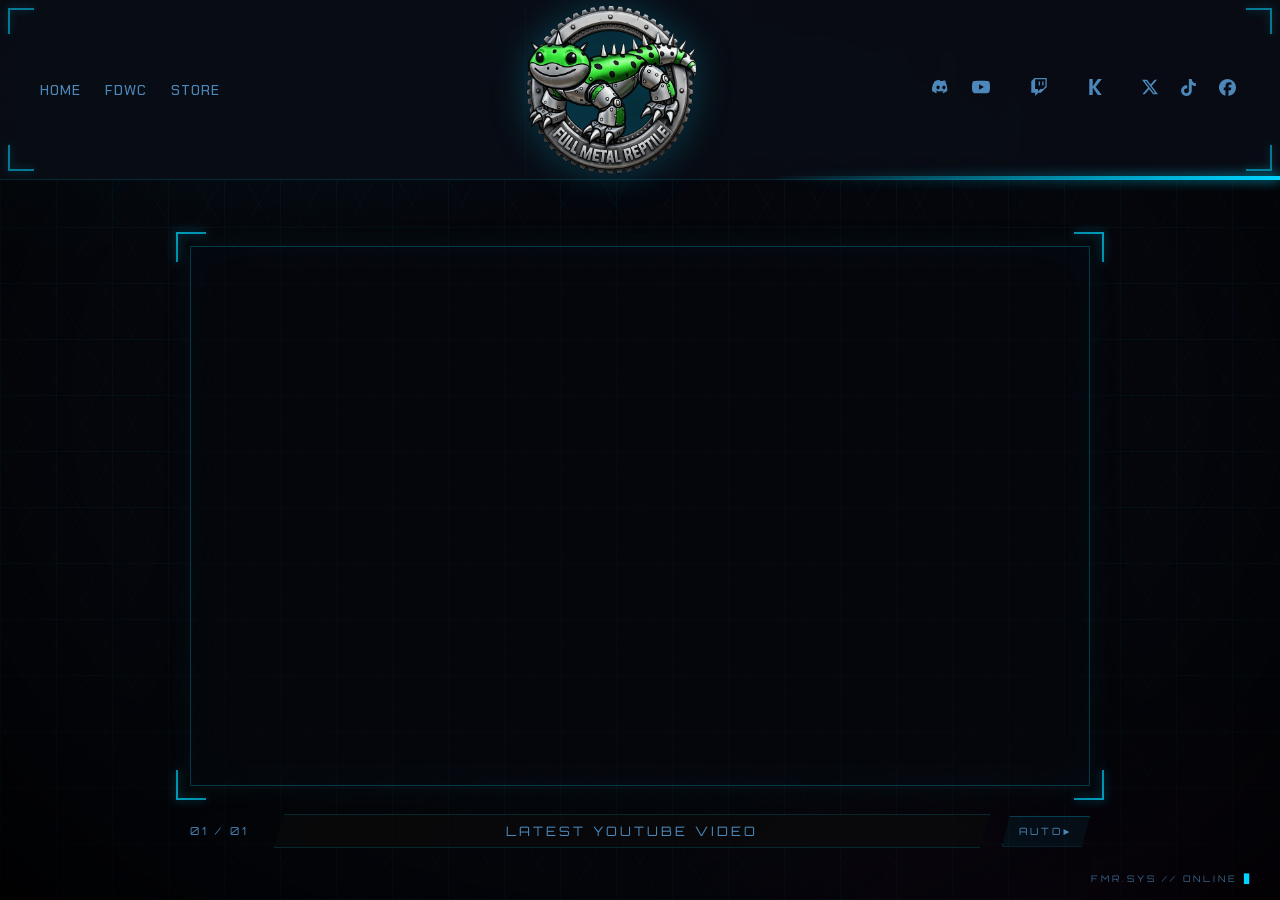
<file: index.html>
<!DOCTYPE html>
<html lang="en">
<head>
  <meta charset="UTF-8">
  <meta name="viewport" content="width=device-width, initial-scale=1.0">
  <title>Full Metal Reptile – indie game studio behind From Dust We Came (FDWC)</title>
  <meta name="description" content="Full Metal Reptile is the indie studio making From Dust We Came (FDWC), a multiplayer FPS where every match is played on a freshly generated map. Free Steam playtest Oct 30 – Nov 15, 2026.">
  <link rel="icon" type="image/x-icon" href="/favicon.ico" sizes="16x16 32x32 48x48 64x64">
  <link rel="icon" type="image/png" href="/icon-192.png" sizes="192x192">
  <link rel="icon" type="image/png" href="/icon-512.png" sizes="512x512">
  <link rel="apple-touch-icon" href="/apple-touch-icon.png">
<link rel="canonical" href="https://fullmetalreptile.com/">
<meta property="og:title" content="Full Metal Reptile">
<meta property="og:description" content="The indie studio making From Dust We Came (FDWC), a multiplayer FPS with a new map every match.">
<meta property="og:image" content="https://fullmetalreptile.com/og-image.png">
<meta property="og:image:width" content="1200">
<meta property="og:image:height" content="630">
<meta property="og:image:alt" content="Full Metal Reptile logo">
<meta name="twitter:image" content="https://fullmetalreptile.com/og-image.png">
<meta property="og:url" content="https://fullmetalreptile.com/">
<meta name="twitter:card" content="summary_large_image">
<meta name="theme-color" content="#0055cc">
  <link rel="preconnect" href="https://fonts.googleapis.com">
  <link rel="preconnect" href="https://fonts.gstatic.com" crossorigin>
  <link href="https://fonts.googleapis.com/css2?family=Orbitron:wght@700&family=Chakra+Petch:wght@400;700&display=swap" rel="stylesheet">
  <link rel="preconnect" href="https://decapi.me" crossorigin>
  <link rel="stylesheet" href="styles.css">

  <script type="application/ld+json">
  {
    "@context": "https://schema.org",
    "@graph": [
      {
        "@type": "Organization",
        "@id": "https://fullmetalreptile.com/#org",
        "name": "Full Metal Reptile",
        "url": "https://fullmetalreptile.com/",
        "logo": "https://fullmetalreptile.com/icon-512.png",
        "image": "https://fullmetalreptile.com/og-image.png",
        "email": "fullmetalreptile@gmail.com",
        "sameAs": [
          "https://x.com/FullMetalRep",
          "https://www.tiktok.com/@fullmetalreptile",
          "https://www.youtube.com/@FullMetalReptile",
          "https://www.twitch.tv/fullmetalreptile",
          "https://kick.com/full-metal-reptile",
          "https://www.facebook.com/fullmetalreptile",
          "https://discord.gg/9vWQvTC7gr"
        ]
      },
      {
        "@type": "WebSite",
        "@id": "https://fullmetalreptile.com/#website",
        "name": "Full Metal Reptile",
        "alternateName": "FullMetalReptile",
        "url": "https://fullmetalreptile.com/",
        "publisher": {
          "@id": "https://fullmetalreptile.com/#org"
        }
      },
      {
        "@type": "VideoGame",
        "@id": "https://fullmetalreptile.com/from-dust-we-came/#game",
        "name": "From Dust We Came",
        "alternateName": "FDWC",
        "url": "https://fullmetalreptile.com/from-dust-we-came/",
        "author": {
          "@id": "https://fullmetalreptile.com/#org"
        },
        "sameAs": ["https://store.steampowered.com/app/5447690/"]
      }
    ]
  }
  </script>
</head>
<body>

  <div class="fx-grid" aria-hidden="true"></div>
  <div class="fx-vig" aria-hidden="true"></div>
  <div class="fx-scan" aria-hidden="true"></div>

  <header id="header" class="hud-header">
    <div class="hud-bracket hud-bracket-tl"></div>
    <div class="hud-bracket hud-bracket-tr"></div>
    <ul class="nav-left">
      <li><a href="/" data-track="Home" class="hud-nav-link">Home</a></li>
      <li><a href="/from-dust-we-came/" data-track="FDWC" class="hud-nav-link" title="From Dust We Came (FDWC)">FDWC</a></li>
      <li><a href="#" data-track="Store" class="hud-nav-link">Store</a></li>
    </ul>
    <img src="logo.webp" alt="Full Metal Reptile" class="logo glitch-logo" width="1024" height="1024" fetchpriority="high">
    <ul class="nav-right">
      <li><a href="https://discord.gg/9vWQvTC7gr" target="_blank" rel="noopener"><svg viewBox="0 0 71 55" width="18" height="18" fill="currentColor" aria-hidden="true"><path d="M60.1 4.9C55.58 2.82 50.73 1.29 45.65.42a.5.5 0 0 0-.23.11c-.62 1.1-1.31 2.56-1.8 3.7a54.4 54.4 0 0 0-10.95 0 40 40 0 0 0-1.8-3.7.5.5 0 0 0-.23-.1A37.63 37.63 0 0 0 10.92 4.9a.5.5 0 0 0-.09.08C1.62 18.1-.8 30.86.35 43.44a.5.5 0 0 0 .1.19c5.44 4.2 10.74 6.72 15.95 8.37a.5.5 0 0 0 .26-.07 37.5 37.5 0 0 0 3.5-5.33.5.5 0 0 0-.13-.32c-1.66-.62-3.25-1.37-4.79-2.24a.5.5 0 0 1-.01-.86c.33-.23.66-.47.98-.72a.5.5 0 0 1 .25-.02 37 37 0 0 0 27.63 0 .5.5 0 0 1 .25.01c.33.25.65.5.98.72a.5.5 0 0 1-.02.86c-1.54.88-3.13 1.63-4.79 2.25a.5.5 0 0 0-.12.32c1 1.86 2.16 3.62 3.46 5.24a.5.5 0 0 0 .26.08c5.2-1.65 10.5-4.18 15.95-8.37a.5.5 0 0 0 .1-.2c1.36-14.37-2.2-27.01-8.91-38.45a.5.5 0 0 0-.1-.09zM24 36.58c-3.54 0-6.45-3.31-6.45-7.4 0-4.08 2.77-7.39 6.45-7.39s6.46 3.33 6.33 7.4c0 4.08-2.84 7.39-6.33 7.39zm23.09 0c-3.54 0-6.45-3.31-6.45-7.4 0-4.08 2.77-7.39 6.45-7.39s6.46 3.33 6.33 7.4c0 4.08-2.84 7.39-6.33 7.39z"/></svg><span>Discord</span></a></li>
      <li><a href="https://www.youtube.com/@FullMetalReptile" target="_blank" rel="noopener"><svg viewBox="0 0 24 24" width="18" height="18" fill="currentColor" aria-hidden="true"><path d="M23.498 6.186a3.016 3.016 0 0 0-2.122-2.136C19.505 3.545 12 3.545 12 3.545s-7.505 0-9.377.505A3.017 3.017 0 0 0 .502 6.186C0 8.07 0 12 0 12s0 3.93.502 5.814a3.016 3.016 0 0 0 2.122 2.136c1.871.505 9.376.505 9.376.505s7.505 0 9.377-.505a3.015 3.015 0 0 0 2.122-2.136C24 15.93 24 12 24 12s0-3.93-.502-5.814zM9.545 15.568V8.432L15.818 12l-6.273 3.568z"/></svg><span>YouTube</span> <span class="live-badge" data-service="youtube"></span></a></li>
      <li><a href="https://www.twitch.tv/fullmetalreptile" target="_blank" rel="noopener"><svg viewBox="0 0 24 24" width="18" height="18" fill="currentColor" aria-hidden="true"><path d="M11.571 4.714h1.715v5.143H11.57zm4.715 0H18v5.143h-1.714zM6 0L1.714 4.286v15.428h5.143V24l4.286-4.286h3.428L22.286 12V0zm14.571 11.143l-3.428 3.428h-3.428l-3 3v-3H6.857V1.714h13.714Z"/></svg><span>Twitch</span> <span class="live-badge" data-service="twitch"></span></a></li>
      <li><a href="https://kick.com/full-metal-reptile" target="_blank" rel="noopener"><svg viewBox="0 0 12 14" width="14" height="16" fill="currentColor" aria-hidden="true"><path d="M1 0v14h3V7.5L8.5 14H12L6.5 7 12 0H8.5L4 6.5V0H1z"/></svg><span>Kick</span> <span class="live-badge" data-service="kick"></span></a></li>
      <li><a href="https://x.com/FullMetalRep" target="_blank" rel="noopener" aria-label="X"><svg viewBox="0 0 24 24" width="16" height="16" fill="currentColor" aria-hidden="true"><path d="M18.901 1.153h3.68l-8.04 9.19L24 22.846h-7.406l-5.8-7.584-6.638 7.584H.474l8.6-9.83L0 1.154h7.594l5.243 6.932ZM17.61 20.644h2.039L6.486 3.24H4.298Z"/></svg><span>X</span></a></li>
      <li><a href="https://www.tiktok.com/@fullmetalreptile" target="_blank" rel="noopener" aria-label="TikTok"><svg viewBox="0 0 24 24" width="17" height="17" fill="currentColor" aria-hidden="true"><path d="M12.525.02c1.31-.02 2.61-.01 3.91-.02.08 1.53.63 3.09 1.75 4.17 1.12 1.11 2.7 1.62 4.24 1.79v4.03c-1.44-.05-2.89-.35-4.2-.97-.57-.26-1.1-.59-1.62-.93-.01 2.92.01 5.84-.02 8.75-.08 1.4-.54 2.79-1.35 3.94-1.31 1.92-3.58 3.17-5.91 3.21-1.43.08-2.86-.31-4.08-1.03-2.02-1.19-3.44-3.37-3.65-5.71-.02-.5-.03-1-.01-1.49.18-1.9 1.12-3.72 2.58-4.96 1.66-1.44 3.98-2.13 6.15-1.72.02 1.48-.04 2.96-.04 4.44-.99-.32-2.15-.23-3.02.37-.63.41-1.11 1.04-1.36 1.75-.21.51-.15 1.07-.14 1.61.24 1.64 1.82 3.02 3.5 2.87 1.12-.01 2.19-.66 2.77-1.61.19-.33.4-.67.41-1.06.1-1.79.06-3.57.07-5.36.01-4.03-.01-8.05.02-12.07z"/></svg><span>TikTok</span></a></li>
      <li><a href="https://www.facebook.com/fullmetalreptile" target="_blank" rel="noopener" aria-label="Facebook"><svg viewBox="0 0 24 24" width="17" height="17" fill="currentColor" aria-hidden="true"><path d="M9.101 23.691v-7.98H6.627v-3.667h2.474v-1.58c0-4.085 1.848-5.978 5.858-5.978.401 0 .955.042 1.468.103a8.68 8.68 0 0 1 1.141.195v3.325a8.623 8.623 0 0 0-.653-.036 26.805 26.805 0 0 0-.733-.009c-.707 0-1.259.096-1.675.309a1.686 1.686 0 0 0-.679.622c-.258.42-.374.995-.374 1.752v1.297h3.919l-.386 2.103-.287 1.564h-3.246v8.245C19.396 23.238 24 18.179 24 12.044c0-6.627-5.373-12-12-12s-12 5.373-12 12c0 5.628 3.874 10.35 9.101 11.647Z"/></svg><span>Facebook</span></a></li>
    </ul>
    <div class="hud-bracket hud-bracket-bl"></div>
    <div class="hud-bracket hud-bracket-br"></div>
  </header>

  <div class="viewer" id="viewer" role="region" aria-roledescription="Stream carousel">

    <button class="arrow arrow-left" id="arrowLeft" aria-label="Previous stream" type="button"><svg viewBox="0 0 24 24" width="28" height="28" fill="currentColor" aria-hidden="true"><path d="M15.41 7.41L14 6l-6 6 6 6 1.41-1.41L10.83 12z"/></svg></button>

    <div class="viewer-stage" id="viewerStage">
      <div class="viewer-frame" id="viewerFrame">
        <span class="vh vh-tl"></span><span class="vh vh-tr"></span>
        <span class="vh vh-bl"></span><span class="vh vh-br"></span>

        <div class="viewer-content" id="viewerContent" tabindex="0">
          <div class="viewer-placeholder">
            <img src="logo.webp" alt="" class="viewer-logo" width="400" height="400">
          </div>
        </div>

        <div class="viewer-loader" id="viewerLoader" hidden>
          <div class="spinner"></div>
          <span>ESTABLISHING FEED</span>
        </div>

        <div class="live-banner" id="liveBanner" hidden>
          <span class="live-dot"></span> LIVE
        </div>
      </div>

      <div class="viewer-hud-row">
        <div class="viewer-counter" id="viewerCounter">01 / 01</div>
        <div class="viewer-label" id="viewerLabel" role="status" aria-live="polite"></div>
        <button class="auto-toggle" id="autoToggle" type="button" aria-pressed="false">AUTO&#9654;</button>
      </div>

      <div class="viewer-dots" id="viewerDots" role="tablist" aria-label="Stream selector"></div>
    </div>

    <button class="arrow arrow-right" id="arrowRight" aria-label="Next stream" type="button"><svg viewBox="0 0 24 24" width="28" height="28" fill="currentColor" aria-hidden="true"><path d="M10 6L8.59 7.41 13.17 12l-4.58 4.59L10 18l6-6z"/></svg></button>

    <div class="viewer-status" id="viewerStatus">FMR.SYS // ONLINE</div>
  </div>

  <script src="script.js?v=2026-11-02" defer></script>
</body>
</html>
</file>
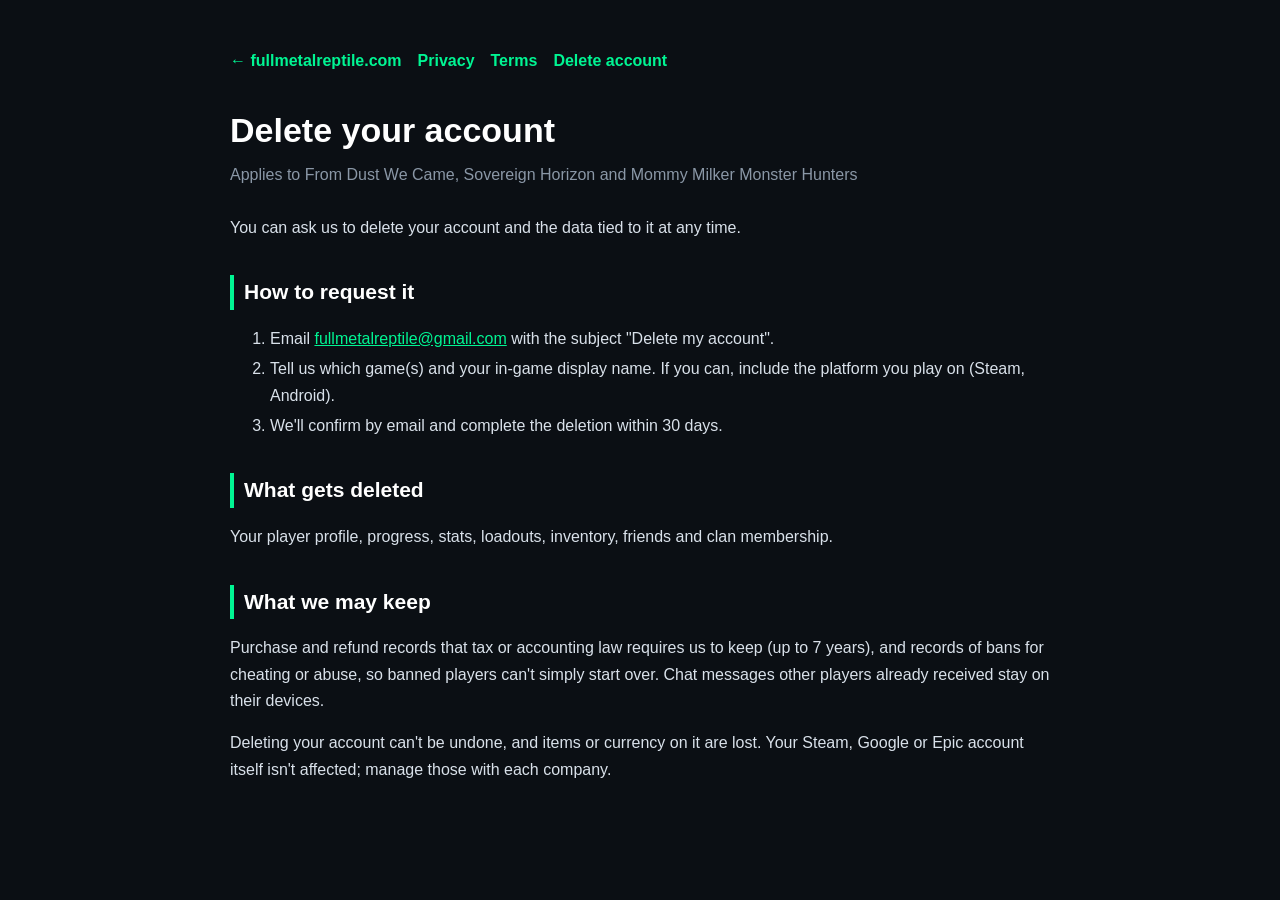
<file: delete-account/index.html>
<!DOCTYPE html>
<html lang="en"><head><meta charset="utf-8"><meta name="viewport" content="width=device-width,initial-scale=1">
<title>Delete your account | Full Metal Reptile</title><link rel="icon" href="/favicon.ico"><style>body{margin:0;background:#0b0f14;color:#d9e1ea;font:16px/1.65 Inter,Segoe UI,Arial,sans-serif}
main{max-width:820px;margin:0 auto;padding:48px 22px 80px}
h1{font-size:34px;margin:0 0 4px;color:#fff}h2{font-size:21px;margin:34px 0 8px;color:#fff;border-left:4px solid #00f593;padding-left:10px}
a{color:#00f593}.date{color:#8a97a6;margin-bottom:26px}ul{padding-left:22px}li{margin:4px 0}
.top{display:flex;gap:16px;align-items:center;margin-bottom:28px}.top a{text-decoration:none;font-weight:700}</style></head>
<body><main><div class="top"><a href="/">&larr; fullmetalreptile.com</a><a href="/privacy/">Privacy</a><a href="/terms/">Terms</a><a href="/delete-account/">Delete account</a></div>
<h1>Delete your account</h1><div class="date">Applies to From Dust We Came, Sovereign Horizon and Mommy Milker Monster Hunters</div>
<p>You can ask us to delete your account and the data tied to it at any time.</p>
<h2>How to request it</h2>
<ol><li>Email <a href="mailto:fullmetalreptile@gmail.com?subject=Delete%20my%20account">fullmetalreptile@gmail.com</a> with the subject "Delete my account".</li><li>Tell us which game(s) and your in-game display name. If you can, include the platform you play on (Steam, Android).</li><li>We'll confirm by email and complete the deletion within 30 days.</li></ol>
<h2>What gets deleted</h2>
<p>Your player profile, progress, stats, loadouts, inventory, friends and clan membership.</p>
<h2>What we may keep</h2>
<p>Purchase and refund records that tax or accounting law requires us to keep (up to 7 years), and records of bans for cheating or abuse, so banned players can't simply start over. Chat messages other players already received stay on their devices.</p>
<p>Deleting your account can't be undone, and items or currency on it are lost. Your Steam, Google or Epic account itself isn't affected; manage those with each company.</p>
</main></body></html>
</file>
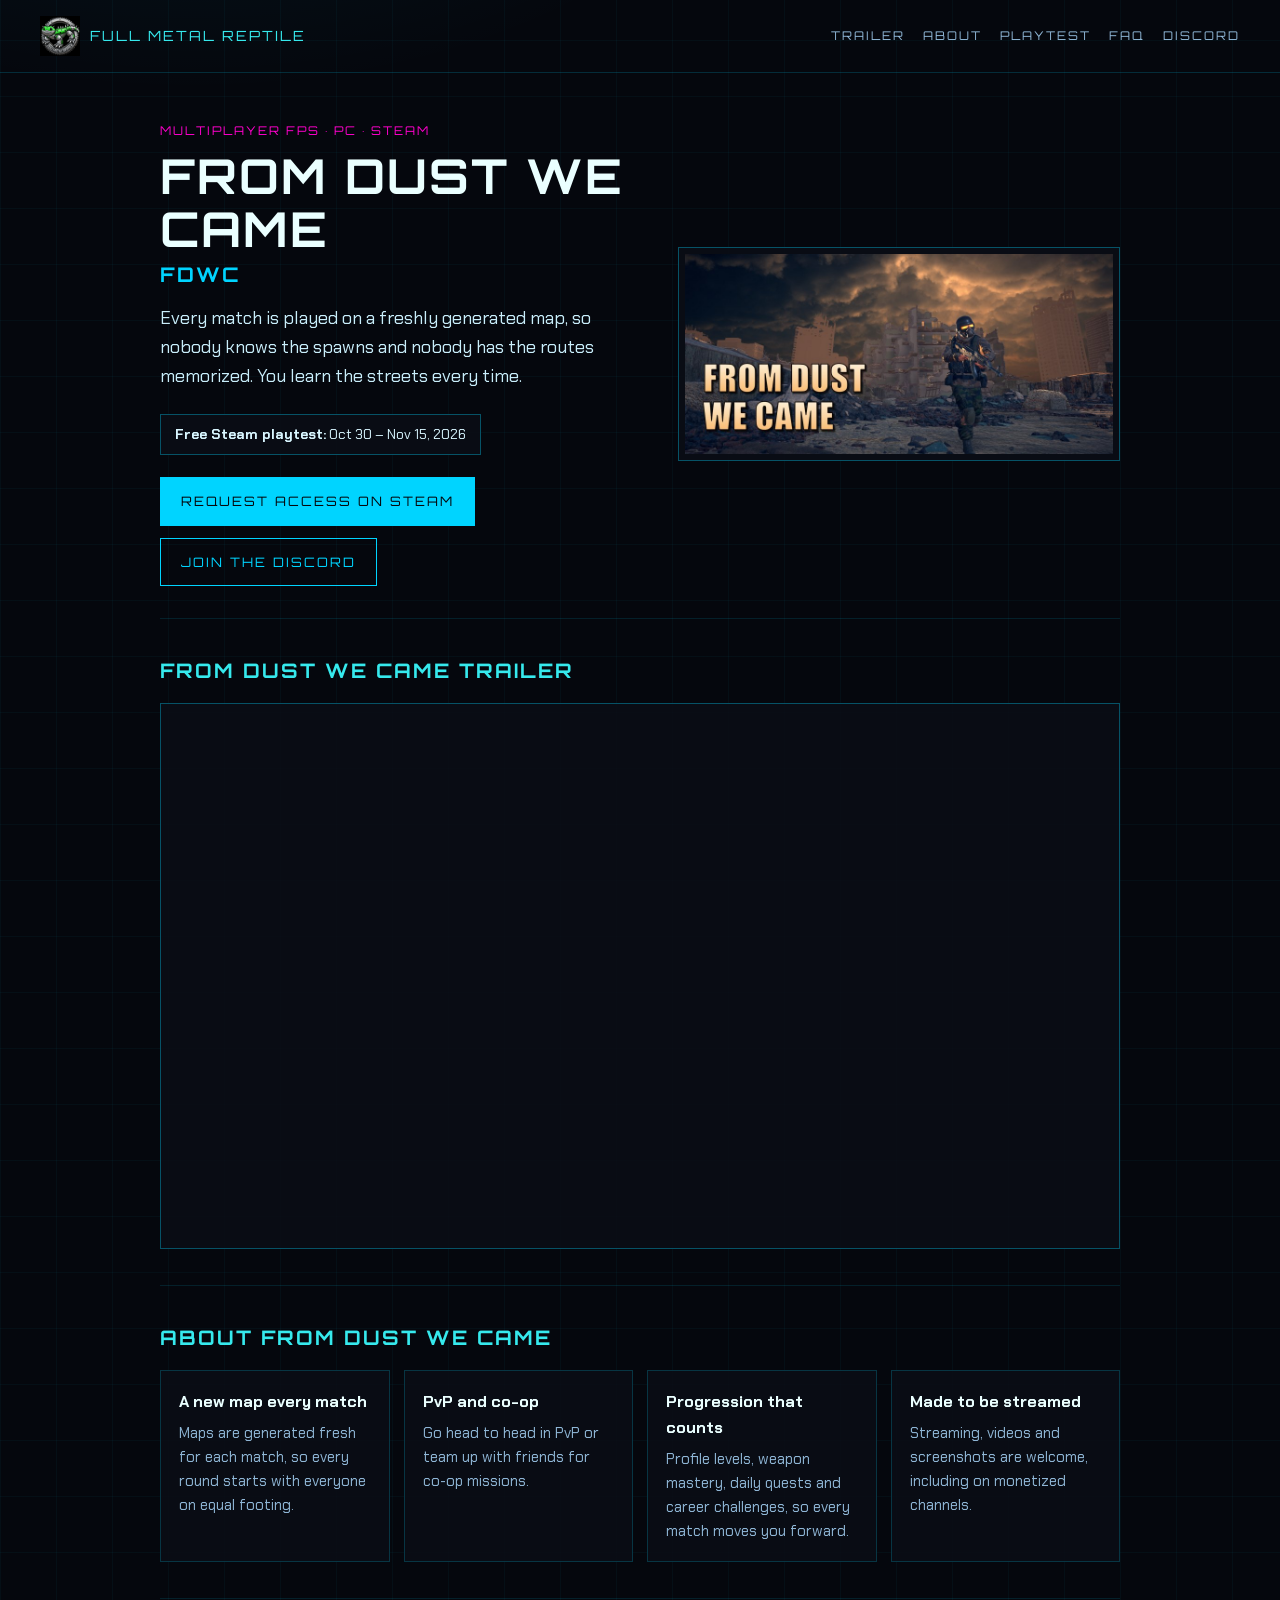
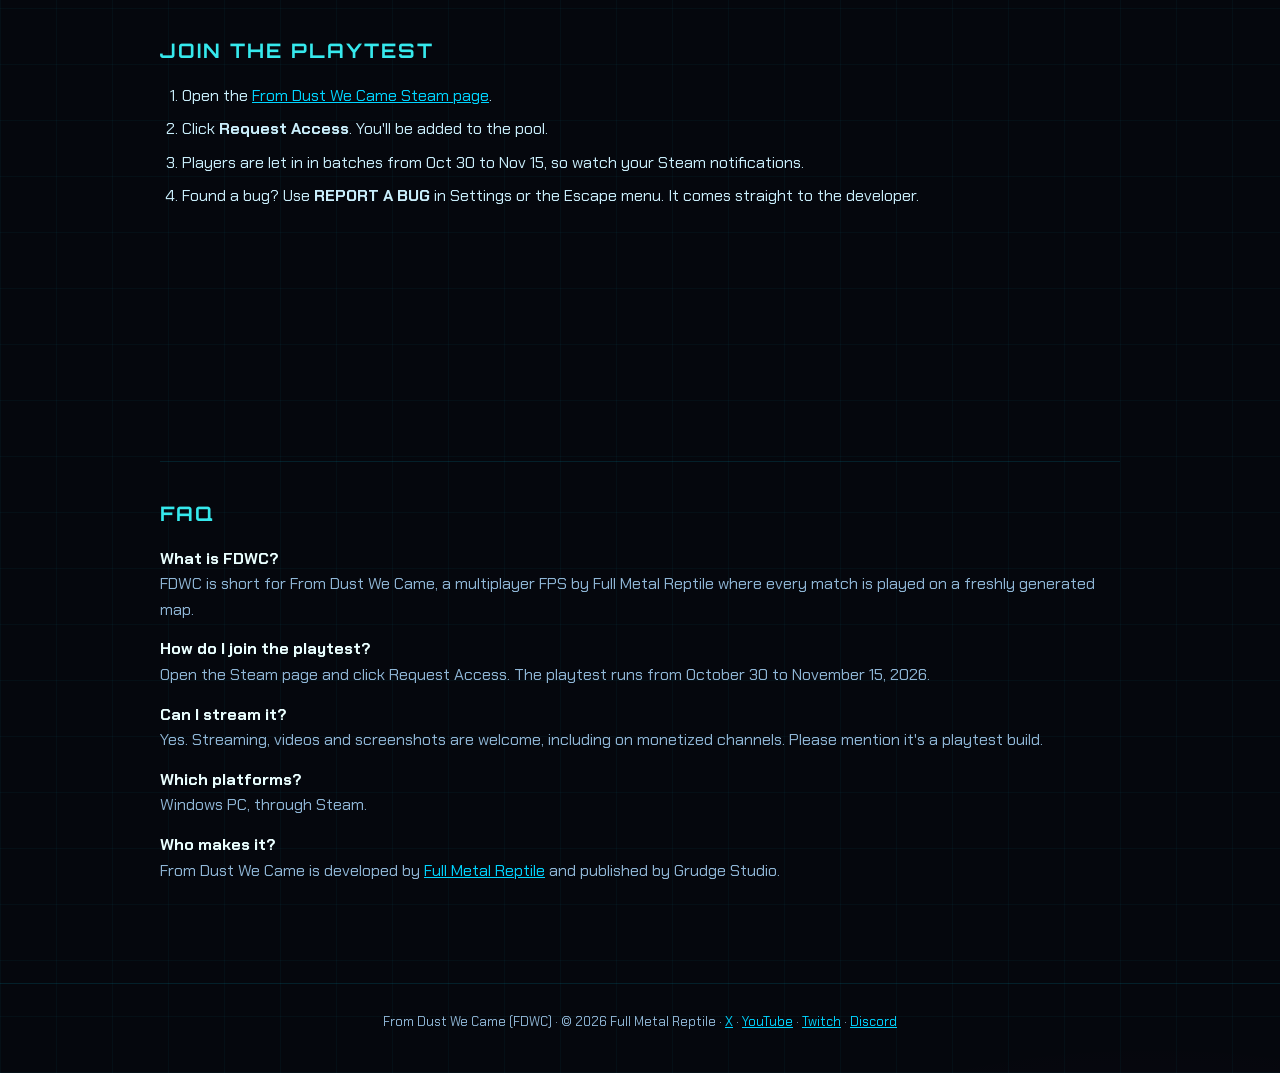
<file: fdwc/index.html>
<!DOCTYPE html>
<html lang="en">
<head>
  <meta charset="UTF-8">
  <title>FDWC – From Dust We Came</title>
  <link rel="canonical" href="https://fullmetalreptile.com/from-dust-we-came/">
  <meta name="robots" content="noindex, follow">
  <meta http-equiv="refresh" content="0; url=/from-dust-we-came/">
</head>
<body>
  <p>FDWC is <a href="/from-dust-we-came/">From Dust We Came</a>.</p>
</body>
</html>
</file>
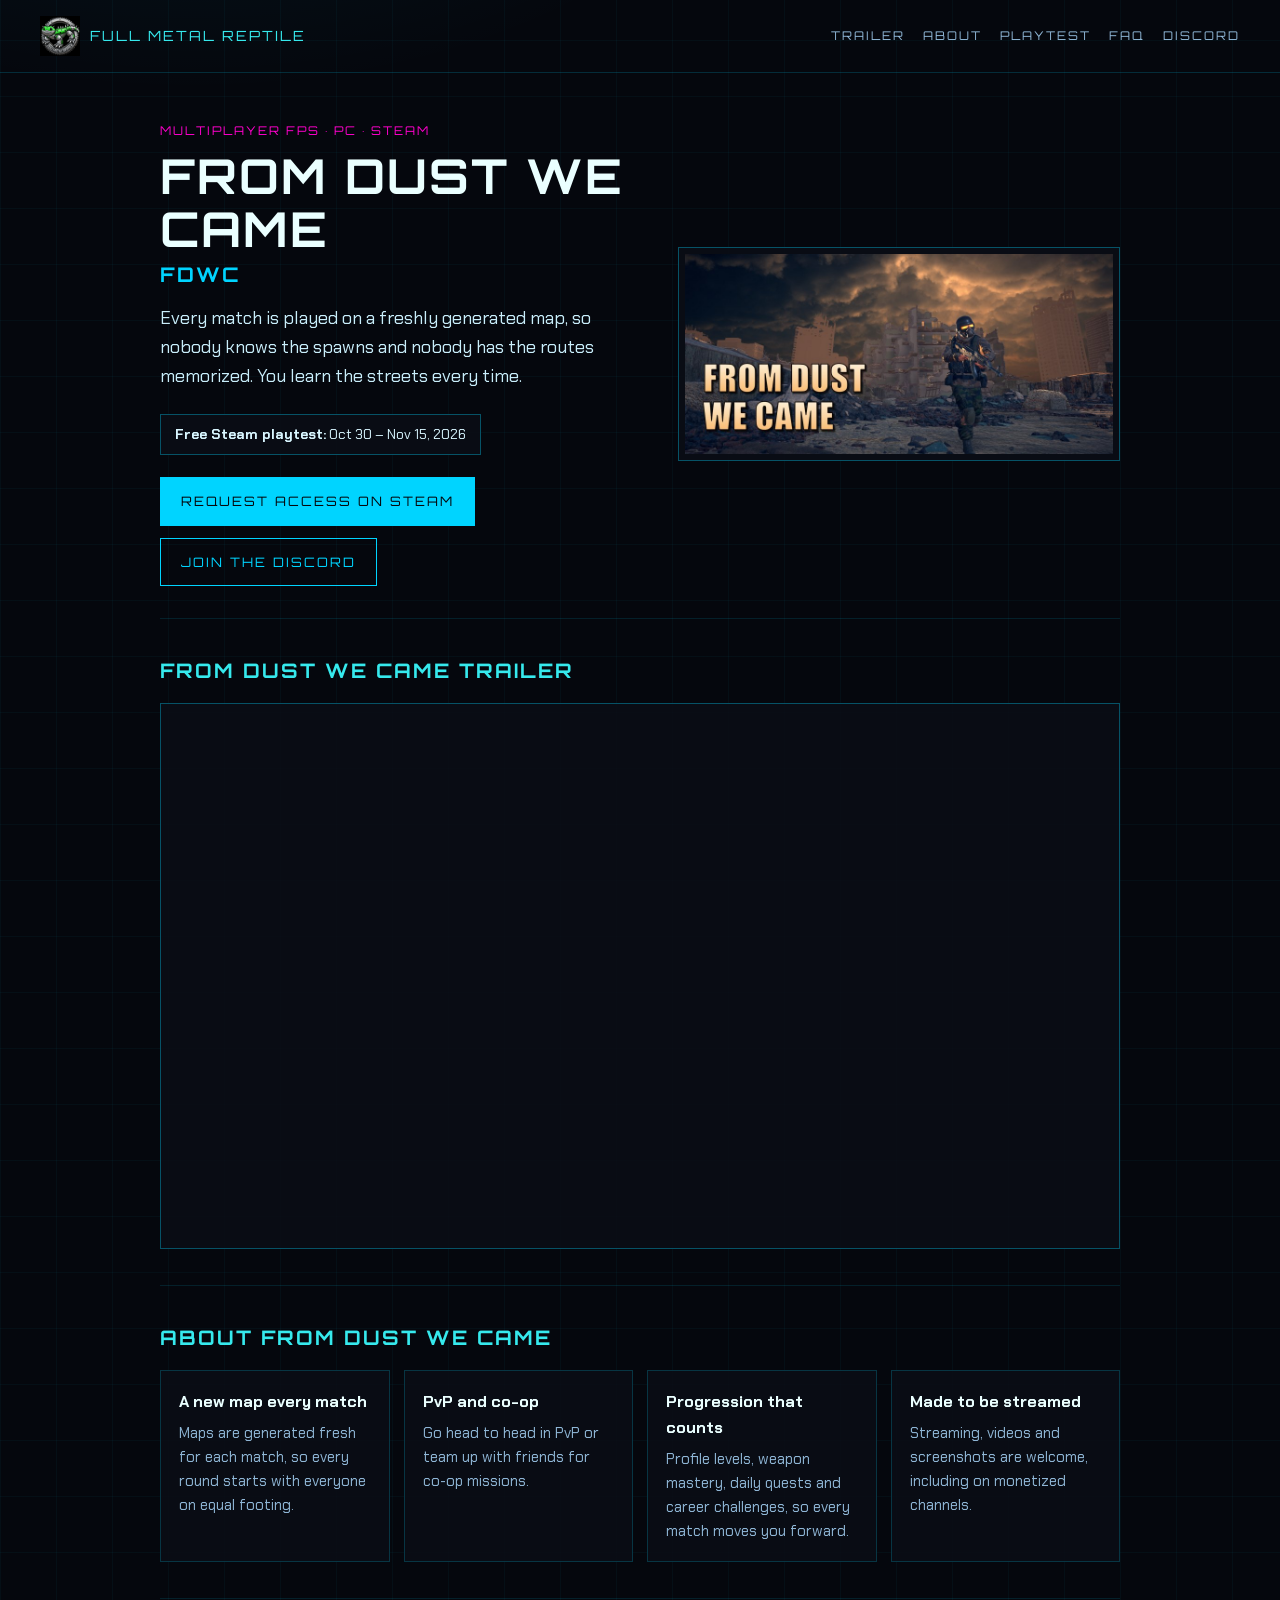
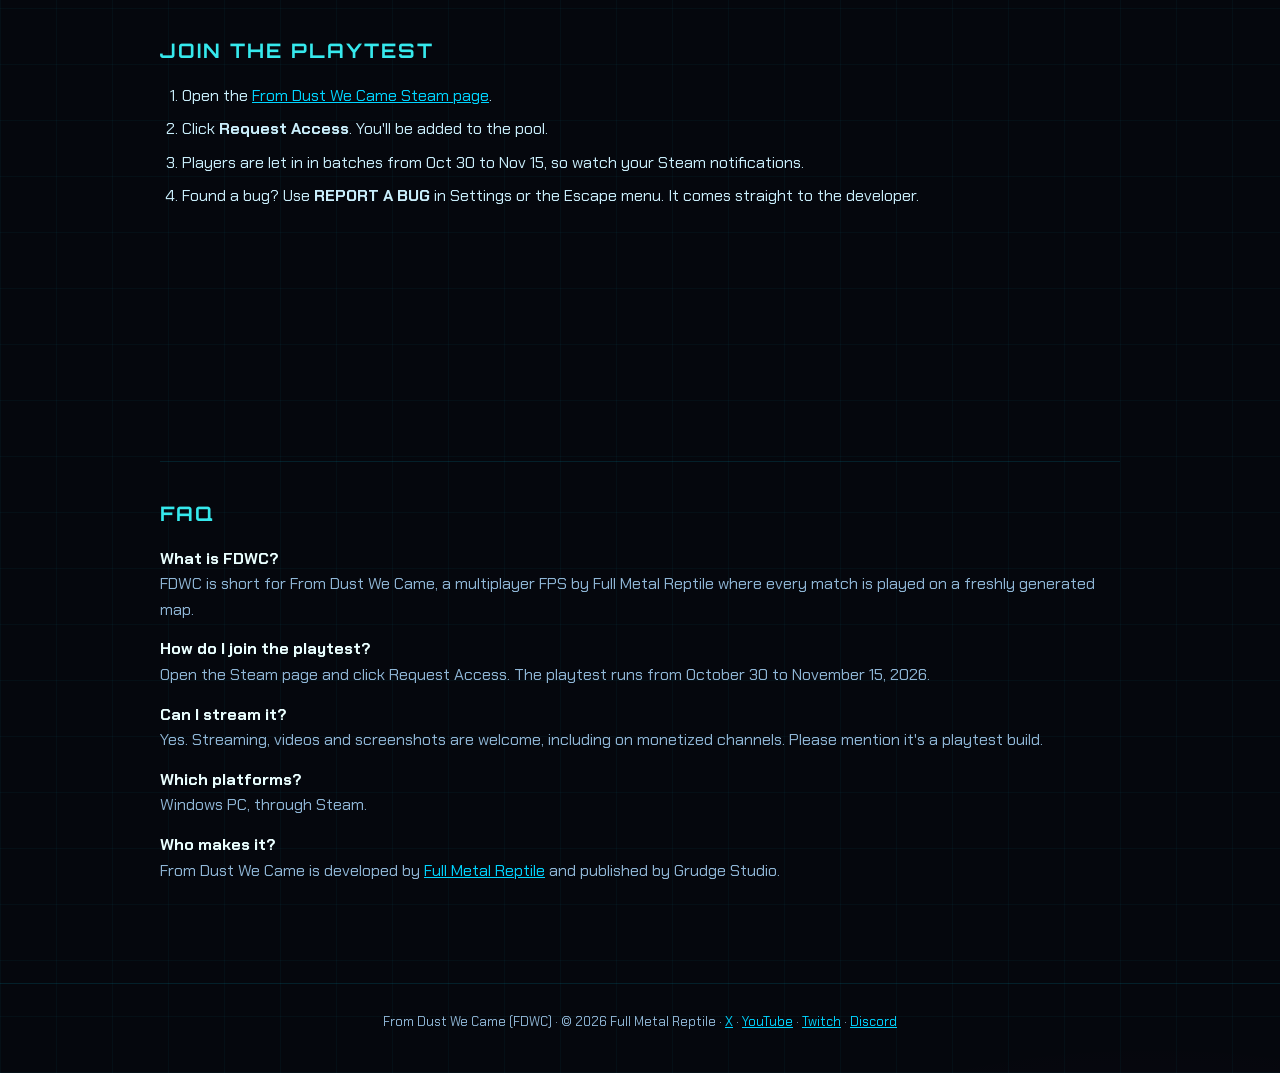
<file: from-dust-we-came/index.html>
<!DOCTYPE html>
<html lang="en">
<head>
  <meta charset="UTF-8">
  <meta name="viewport" content="width=device-width, initial-scale=1.0">
  <title>From Dust We Came (FDWC) – Multiplayer FPS | Free Steam Playtest</title>
  <meta name="description" content="From Dust We Came (FDWC) is a multiplayer FPS by Full Metal Reptile where every match is played on a freshly generated map. PvP, co-op missions and deep progression. Free Steam playtest Oct 30 – Nov 15, 2026.">
  <link rel="canonical" href="https://fullmetalreptile.com/from-dust-we-came/">
  <link rel="icon" type="image/x-icon" href="/favicon.ico" sizes="16x16 32x32 48x48 64x64">
  <link rel="icon" type="image/png" href="/icon-192.png" sizes="192x192">
  <link rel="apple-touch-icon" href="/apple-touch-icon.png">
  <meta name="theme-color" content="#0055cc">

  <meta property="og:type" content="website">
  <meta property="og:site_name" content="Full Metal Reptile">
  <meta property="og:title" content="From Dust We Came (FDWC) – multiplayer FPS, new map every match">
  <meta property="og:description" content="Every match is played on a freshly generated map, so nobody knows the spawns. Free Steam playtest Oct 30 – Nov 15.">
  <meta property="og:url" content="https://fullmetalreptile.com/from-dust-we-came/">
  <meta property="og:image" content="https://fullmetalreptile.com/from-dust-we-came/fdwc-og.jpg">
  <meta property="og:image:width" content="1200">
  <meta property="og:image:height" content="630">
  <meta property="og:image:alt" content="From Dust We Came key art">
  <meta name="twitter:card" content="summary_large_image">
  <meta name="twitter:site" content="@FullMetalRep">
  <meta name="twitter:title" content="From Dust We Came (FDWC) – multiplayer FPS">
  <meta name="twitter:description" content="New map every match. Free Steam playtest Oct 30 – Nov 15.">
  <meta name="twitter:image" content="https://fullmetalreptile.com/from-dust-we-came/fdwc-og.jpg">

  <link rel="preconnect" href="https://fonts.googleapis.com">
  <link rel="preconnect" href="https://fonts.gstatic.com" crossorigin>
  <link href="https://fonts.googleapis.com/css2?family=Orbitron:wght@700&family=Chakra+Petch:wght@400;700&display=swap" rel="stylesheet">

  <script type="application/ld+json">
  {
    "@context": "https://schema.org",
    "@graph": [
      {
        "@type": "VideoGame",
        "@id": "https://fullmetalreptile.com/from-dust-we-came/#game",
        "name": "From Dust We Came",
        "alternateName": ["FDWC", "From Dust We Came FPS"],
        "url": "https://fullmetalreptile.com/from-dust-we-came/",
        "description": "A multiplayer first-person shooter where every match is played on a freshly generated map. PvP, co-op missions and progression with profile levels, weapon mastery, daily quests and career challenges.",
        "image": "https://fullmetalreptile.com/from-dust-we-came/fdwc-header.jpg",
        "genre": ["First-person shooter", "Multiplayer", "Indie"],
        "gamePlatform": "PC",
        "operatingSystem": "Windows",
        "applicationCategory": "Game",
        "playMode": ["MultiPlayer", "CoOp"],
        "author": { "@id": "https://fullmetalreptile.com/#org" },
        "publisher": { "@type": "Organization", "name": "Grudge Studio" },
        "sameAs": ["https://store.steampowered.com/app/5447690/"],
        "trailer": { "@id": "https://fullmetalreptile.com/from-dust-we-came/#trailer" },
        "offers": {
          "@type": "Offer",
          "url": "https://store.steampowered.com/app/5447690/",
          "availability": "https://schema.org/PreOrder",
          "category": "Free playtest"
        }
      },
      {
        "@type": "VideoObject",
        "@id": "https://fullmetalreptile.com/from-dust-we-came/#trailer",
        "name": "From Dust We Came | Trailer",
        "description": "The official trailer for From Dust We Came (FDWC), a free-to-play multiplayer FPS by Full Metal Reptile where the map is brand new every match. PvP, co-op missions against machine hordes, clans.",
        "thumbnailUrl": ["https://i.ytimg.com/vi/dNgE8xQmhI0/maxresdefault.jpg", "https://i.ytimg.com/vi/dNgE8xQmhI0/hqdefault.jpg"],
        "uploadDate": "2026-11-02T21:41:27+00:00",
        "duration": "PT1M48S",
        "embedUrl": "https://www.youtube.com/embed/dNgE8xQmhI0",
        "url": "https://www.youtube.com/watch?v=dNgE8xQmhI0",
        "publisher": { "@id": "https://fullmetalreptile.com/#org" }
      },
      {
        "@type": "Organization",
        "@id": "https://fullmetalreptile.com/#org",
        "name": "Full Metal Reptile",
        "url": "https://fullmetalreptile.com/",
        "logo": "https://fullmetalreptile.com/icon-512.png"
      },
      {
        "@type": "FAQPage",
        "mainEntity": [
          {
            "@type": "Question",
            "name": "What is FDWC?",
            "acceptedAnswer": { "@type": "Answer", "text": "FDWC is short for From Dust We Came, a multiplayer FPS by Full Metal Reptile where every match is played on a freshly generated map." }
          },
          {
            "@type": "Question",
            "name": "How do I join the From Dust We Came playtest?",
            "acceptedAnswer": { "@type": "Answer", "text": "Open the From Dust We Came Steam page and click Request Access. Players are let in in batches during the playtest, which runs from October 30 to November 15, 2026." }
          },
          {
            "@type": "Question",
            "name": "Can I stream the playtest?",
            "acceptedAnswer": { "@type": "Answer", "text": "Yes. Streaming, videos and screenshots are welcome, including on monetized channels. Please mention that it is a playtest build." }
          }
        ]
      }
    ]
  }
  </script>

  <style>
    :root { --bg:#05070d; --panel:rgba(10,14,22,.85); --cyan:#00d4ff; --cyan-soft:#36e9ed; --dim:#8fb6d6; --magenta:#ff00cc; }
    * { margin:0; padding:0; box-sizing:border-box; }
    html { scroll-behavior:smooth; }
    body { font-family:'Chakra Petch','Segoe UI',system-ui,sans-serif; background:var(--bg); color:#d8f6ff; line-height:1.6;
      background-image:
        radial-gradient(1000px 600px at 15% -10%, rgba(0,212,255,.09), transparent 60%),
        radial-gradient(900px 500px at 90% 110%, rgba(255,0,204,.06), transparent 60%),
        repeating-linear-gradient(0deg, rgba(0,212,255,.04) 0 1px, transparent 1px 56px),
        repeating-linear-gradient(90deg, rgba(0,212,255,.04) 0 1px, transparent 1px 56px); }
    a { color:var(--cyan); }
    *:focus-visible { outline:2.5px solid var(--magenta); outline-offset:2.5px; }
    h1,h2,.kicker,.btn,nav a { font-family:'Orbitron','Chakra Petch',sans-serif; letter-spacing:2px; text-transform:uppercase; }
    nav { display:flex; align-items:center; justify-content:space-between; gap:16px; padding:16px clamp(16px,4vw,40px); border-bottom:1px solid rgba(0,212,255,.18); }
    nav .brand { display:flex; align-items:center; gap:10px; text-decoration:none; color:var(--cyan-soft); font-size:14px; }
    nav .brand img { width:40px; height:40px; }
    nav .links { display:flex; gap:18px; flex-wrap:wrap; }
    nav .links a { color:var(--dim); text-decoration:none; font-size:12px; }
    nav .links a:hover { color:var(--cyan); }
    main { max-width:1040px; margin:0 auto; padding:0 clamp(16px,4vw,40px) 64px; }
    .hero { display:grid; grid-template-columns:minmax(0,1.1fr) minmax(0,1fr); gap:32px; align-items:center; padding:48px 0 32px; }
    .kicker { color:var(--magenta); font-size:12px; margin-bottom:10px; }
    h1 { font-size:clamp(28px,5vw,48px); line-height:1.1; color:#eaffff; margin-bottom:6px; }
    h1 small { display:block; font-size:.42em; color:var(--cyan); margin-top:8px; }
    .lede { font-size:18px; color:#c9eefb; margin:18px 0 24px; }
    .dates { display:inline-block; border:1px solid rgba(0,212,255,.35); background:var(--panel); padding:8px 14px; font-size:14px; margin-bottom:22px; }
    .btns { display:flex; gap:12px; flex-wrap:wrap; }
    .btn { display:inline-block; padding:13px 20px; font-size:13px; text-decoration:none; border:1.5px solid var(--cyan); color:#05070d; background:var(--cyan); }
    .btn.alt { background:transparent; color:var(--cyan); }
    .btn:hover { filter:brightness(1.15); }
    .art { border:1px solid rgba(0,212,255,.35); background:var(--panel); padding:6px; }
    .art img { display:block; width:100%; height:auto; aspect-ratio:920/430; object-fit:cover; }
    section { padding:36px 0; border-top:1px solid rgba(0,212,255,.12); }
    h2 { font-size:20px; color:var(--cyan-soft); margin-bottom:16px; }
    .grid { display:grid; grid-template-columns:repeat(auto-fit,minmax(220px,1fr)); gap:14px; }
    .card { background:var(--panel); border:1px solid rgba(0,212,255,.2); padding:18px; }
    .card h3 { font-size:16px; color:#eaffff; margin-bottom:6px; }
    .card p { color:var(--dim); font-size:15px; }
    ol.steps { padding-left:22px; color:#c9eefb; }
    ol.steps li { margin-bottom:8px; }
    .trailer { border:1px solid rgba(0,212,255,.35); background:var(--panel); padding:6px; }
    .trailer iframe { display:block; width:100%; height:auto; aspect-ratio:16/9; border:0; }
    .widget { margin-top:18px; max-width:646px; }
    .widget iframe { width:100%; height:190px; border:0; }
    dl dt { color:#eaffff; font-weight:700; margin-top:14px; }
    dl dd { color:var(--dim); }
    footer { text-align:center; color:var(--dim); font-size:13px; padding:28px 16px 40px; border-top:1px solid rgba(0,212,255,.12); }
    @media (max-width:760px) { .hero { grid-template-columns:1fr; padding-top:28px; } .art { order:-1; } }
  </style>
</head>
<body>
  <nav aria-label="Main">
    <a class="brand" href="/"><img src="/icon-192.png" alt="" width="40" height="40">Full Metal Reptile</a>
    <div class="links">
      <a href="#trailer">Trailer</a>
      <a href="#about">About</a>
      <a href="#playtest">Playtest</a>
      <a href="#faq">FAQ</a>
      <a href="https://discord.gg/9vWQvTC7gr" rel="noopener">Discord</a>
    </div>
  </nav>

  <main>
    <header class="hero">
      <div>
        <p class="kicker">Multiplayer FPS · PC · Steam</p>
        <h1>From Dust We Came<small>FDWC</small></h1>
        <p class="lede">Every match is played on a freshly generated map, so nobody knows the spawns and nobody has the routes memorized. You learn the streets every time.</p>
        <p class="dates"><strong>Free Steam playtest:</strong> Oct 30 – Nov 15, 2026</p>
        <div class="btns">
          <a class="btn" href="https://store.steampowered.com/app/5447690/" rel="noopener">Request access on Steam</a>
          <a class="btn alt" href="https://discord.gg/9vWQvTC7gr" rel="noopener">Join the Discord</a>
        </div>
      </div>
      <div class="art">
        <img src="/from-dust-we-came/fdwc-header.jpg" alt="From Dust We Came key art" width="920" height="430" fetchpriority="high">
      </div>
    </header>

    <section id="trailer" aria-labelledby="trailer-h">
      <h2 id="trailer-h">From Dust We Came trailer</h2>
      <div class="trailer">
        <iframe src="https://www.youtube.com/embed/dNgE8xQmhI0" title="From Dust We Came | Trailer" allow="accelerometer; clipboard-write; encrypted-media; gyroscope; picture-in-picture; web-share" referrerpolicy="strict-origin-when-cross-origin" allowfullscreen></iframe>
      </div>
    </section>

    <section id="about" aria-labelledby="about-h">
      <h2 id="about-h">About From Dust We Came</h2>
      <div class="grid">
        <div class="card"><h3>A new map every match</h3><p>Maps are generated fresh for each match, so every round starts with everyone on equal footing.</p></div>
        <div class="card"><h3>PvP and co-op</h3><p>Go head to head in PvP or team up with friends for co-op missions.</p></div>
        <div class="card"><h3>Progression that counts</h3><p>Profile levels, weapon mastery, daily quests and career challenges, so every match moves you forward.</p></div>
        <div class="card"><h3>Made to be streamed</h3><p>Streaming, videos and screenshots are welcome, including on monetized channels.</p></div>
      </div>
    </section>

    <section id="playtest" aria-labelledby="playtest-h">
      <h2 id="playtest-h">Join the playtest</h2>
      <ol class="steps">
        <li>Open the <a href="https://store.steampowered.com/app/5447690/" rel="noopener">From Dust We Came Steam page</a>.</li>
        <li>Click <strong>Request Access</strong>. You'll be added to the pool.</li>
        <li>Players are let in in batches from Oct 30 to Nov 15, so watch your Steam notifications.</li>
        <li>Found a bug? Use <strong>REPORT A BUG</strong> in Settings or the Escape menu. It comes straight to the developer.</li>
      </ol>
      <div class="widget">
        <iframe src="https://store.steampowered.com/widget/5447690/" title="From Dust We Came on Steam" loading="lazy"></iframe>
      </div>
    </section>

    <section id="faq" aria-labelledby="faq-h">
      <h2 id="faq-h">FAQ</h2>
      <dl>
        <dt>What is FDWC?</dt>
        <dd>FDWC is short for From Dust We Came, a multiplayer FPS by Full Metal Reptile where every match is played on a freshly generated map.</dd>
        <dt>How do I join the playtest?</dt>
        <dd>Open the Steam page and click Request Access. The playtest runs from October 30 to November 15, 2026.</dd>
        <dt>Can I stream it?</dt>
        <dd>Yes. Streaming, videos and screenshots are welcome, including on monetized channels. Please mention it's a playtest build.</dd>
        <dt>Which platforms?</dt>
        <dd>Windows PC, through Steam.</dd>
        <dt>Who makes it?</dt>
        <dd>From Dust We Came is developed by <a href="/">Full Metal Reptile</a> and published by Grudge Studio.</dd>
      </dl>
    </section>
  </main>

  <footer>
    From Dust We Came (FDWC) · © 2026 Full Metal Reptile ·
    <a href="https://x.com/FullMetalRep" rel="noopener">X</a> ·
    <a href="https://www.youtube.com/@FullMetalReptile" rel="noopener">YouTube</a> ·
    <a href="https://www.twitch.tv/fullmetalreptile" rel="noopener">Twitch</a> ·
    <a href="https://discord.gg/9vWQvTC7gr" rel="noopener">Discord</a>
  </footer>
</body>
</html>
</file>
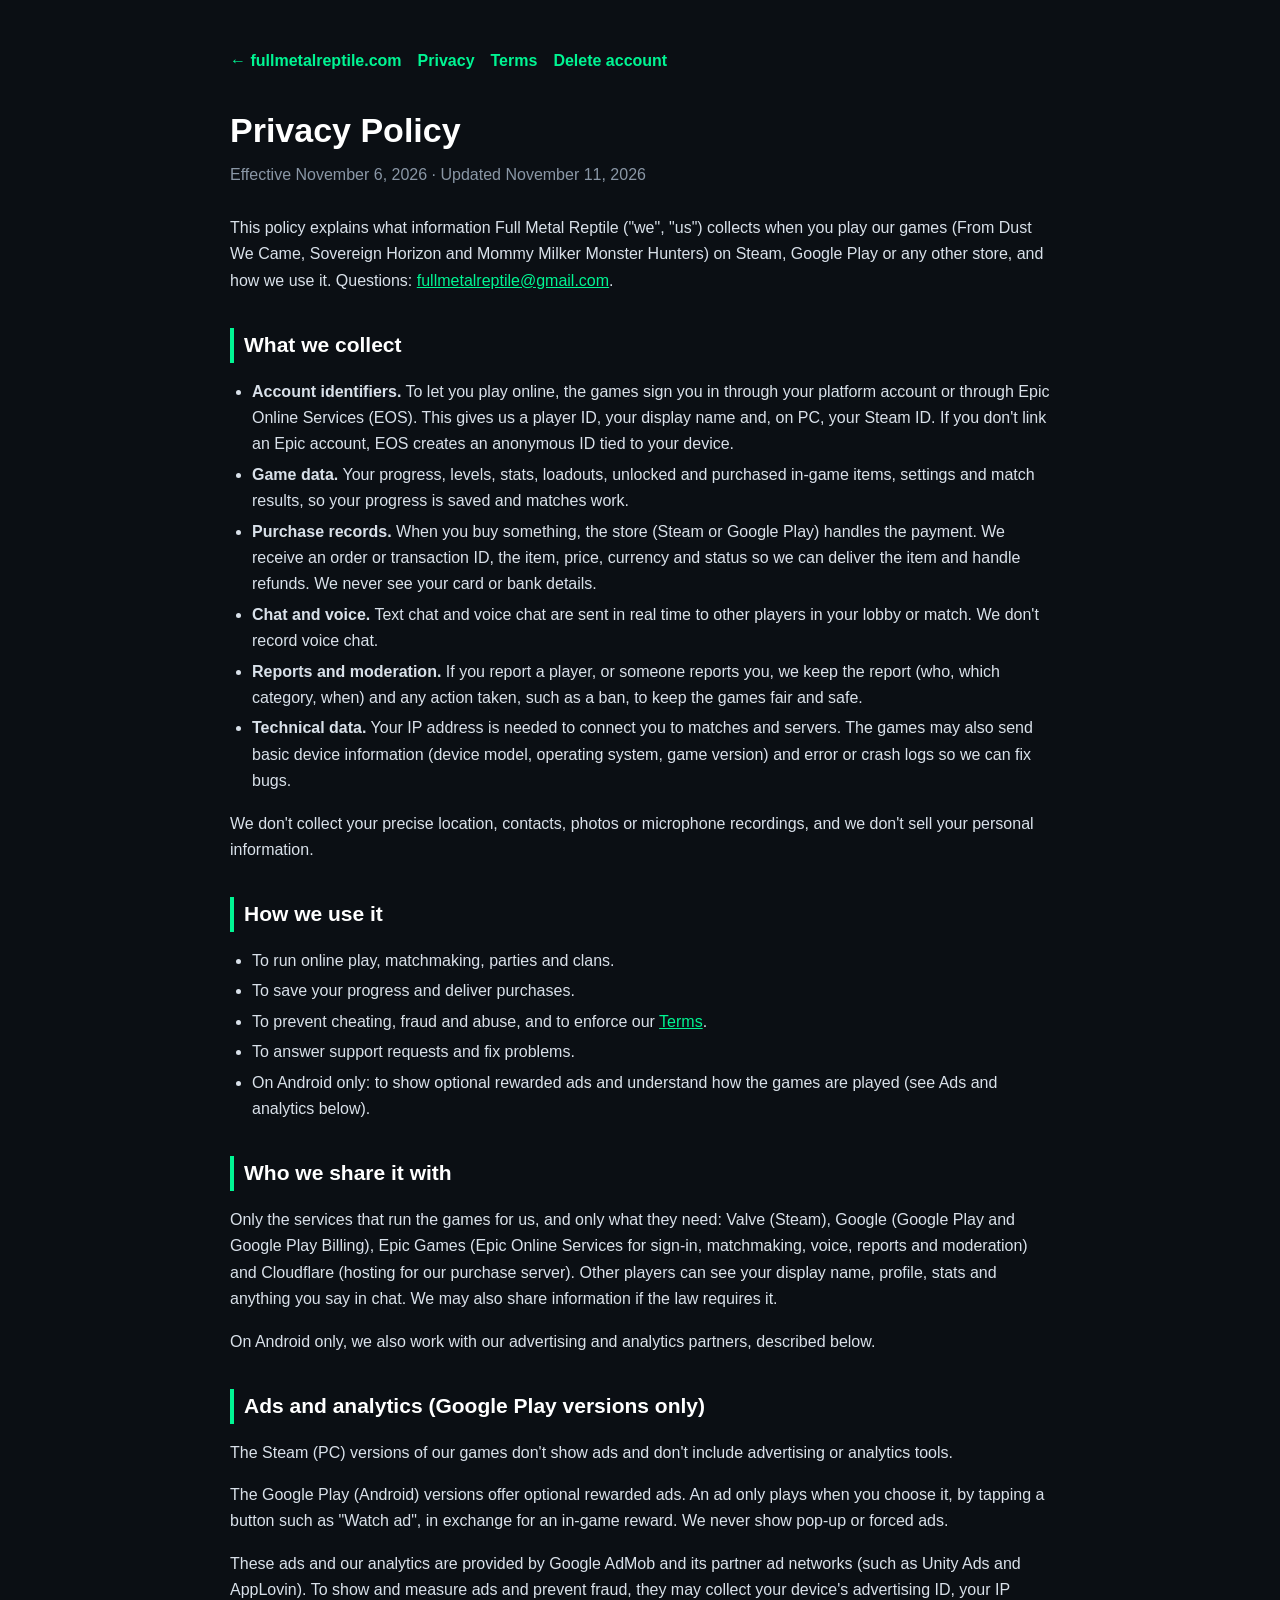
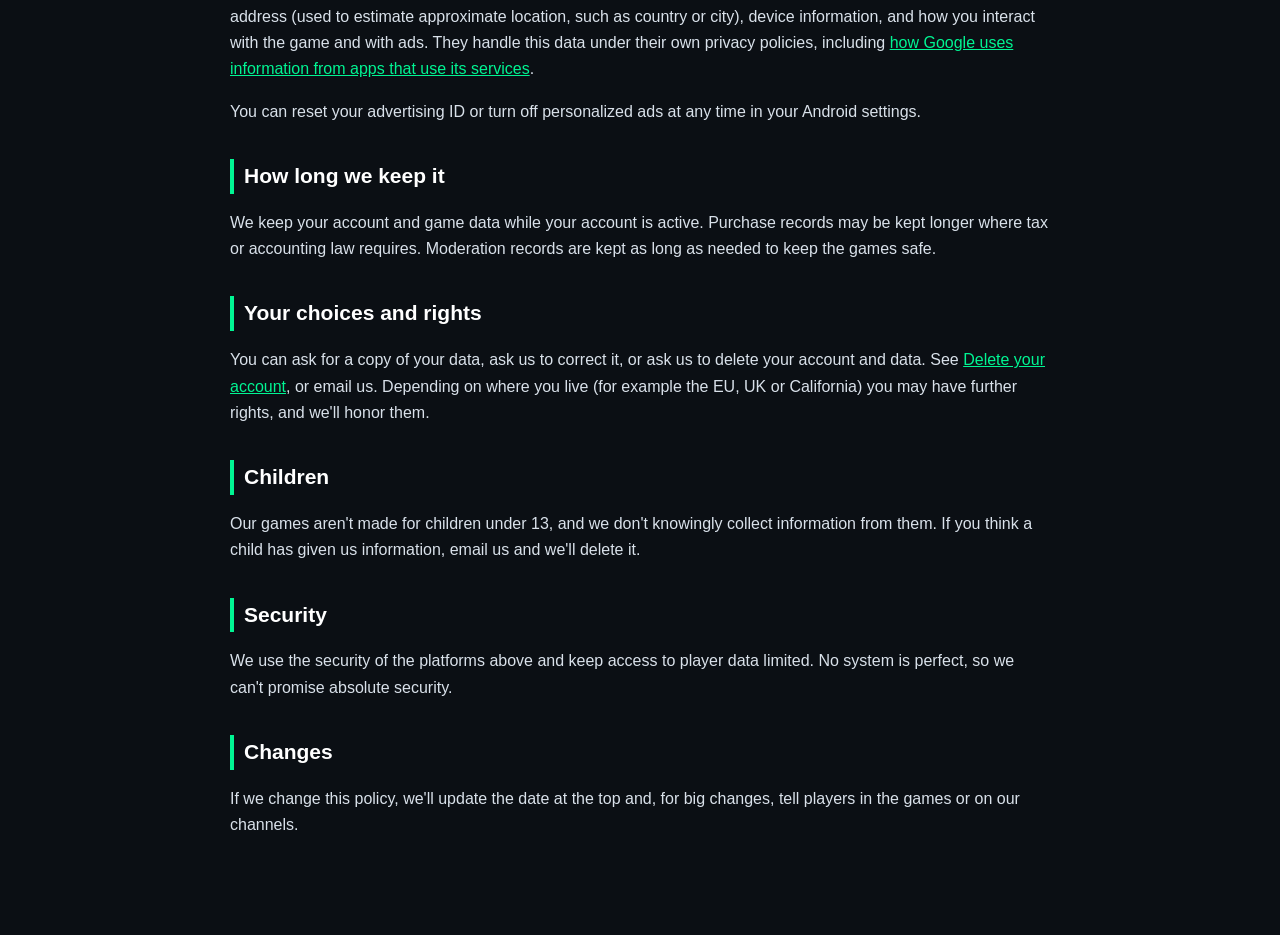
<file: privacy/index.html>
<!DOCTYPE html>
<html lang="en"><head><meta charset="utf-8"><meta name="viewport" content="width=device-width,initial-scale=1">
<title>Privacy Policy | Full Metal Reptile</title><link rel="icon" href="/favicon.ico"><style>body{margin:0;background:#0b0f14;color:#d9e1ea;font:16px/1.65 Inter,Segoe UI,Arial,sans-serif}
main{max-width:820px;margin:0 auto;padding:48px 22px 80px}
h1{font-size:34px;margin:0 0 4px;color:#fff}h2{font-size:21px;margin:34px 0 8px;color:#fff;border-left:4px solid #00f593;padding-left:10px}
a{color:#00f593}.date{color:#8a97a6;margin-bottom:26px}ul{padding-left:22px}li{margin:4px 0}
.top{display:flex;gap:16px;align-items:center;margin-bottom:28px}.top a{text-decoration:none;font-weight:700}</style></head>
<body><main><div class="top"><a href="/">&larr; fullmetalreptile.com</a><a href="/privacy/">Privacy</a><a href="/terms/">Terms</a><a href="/delete-account/">Delete account</a></div>
<h1>Privacy Policy</h1><div class="date">Effective November 6, 2026 · Updated November 11, 2026</div>
<p>This policy explains what information Full Metal Reptile ("we", "us") collects when you play our games (From Dust We Came, Sovereign Horizon and Mommy Milker Monster Hunters) on Steam, Google Play or any other store, and how we use it. Questions: <a href="mailto:fullmetalreptile@gmail.com">fullmetalreptile@gmail.com</a>.</p>
<h2>What we collect</h2>
<ul>
<li><b>Account identifiers.</b> To let you play online, the games sign you in through your platform account or through Epic Online Services (EOS). This gives us a player ID, your display name and, on PC, your Steam ID. If you don't link an Epic account, EOS creates an anonymous ID tied to your device.</li>
<li><b>Game data.</b> Your progress, levels, stats, loadouts, unlocked and purchased in-game items, settings and match results, so your progress is saved and matches work.</li>
<li><b>Purchase records.</b> When you buy something, the store (Steam or Google Play) handles the payment. We receive an order or transaction ID, the item, price, currency and status so we can deliver the item and handle refunds. We never see your card or bank details.</li>
<li><b>Chat and voice.</b> Text chat and voice chat are sent in real time to other players in your lobby or match. We don't record voice chat.</li>
<li><b>Reports and moderation.</b> If you report a player, or someone reports you, we keep the report (who, which category, when) and any action taken, such as a ban, to keep the games fair and safe.</li>
<li><b>Technical data.</b> Your IP address is needed to connect you to matches and servers. The games may also send basic device information (device model, operating system, game version) and error or crash logs so we can fix bugs.</li>
</ul>
<p>We don't collect your precise location, contacts, photos or microphone recordings, and we don't sell your personal information.</p>
<h2>How we use it</h2>
<ul><li>To run online play, matchmaking, parties and clans.</li><li>To save your progress and deliver purchases.</li><li>To prevent cheating, fraud and abuse, and to enforce our <a href="/terms/">Terms</a>.</li><li>To answer support requests and fix problems.</li><li>On Android only: to show optional rewarded ads and understand how the games are played (see Ads and analytics below).</li></ul>
<h2>Who we share it with</h2>
<p>Only the services that run the games for us, and only what they need: Valve (Steam), Google (Google Play and Google Play Billing), Epic Games (Epic Online Services for sign-in, matchmaking, voice, reports and moderation) and Cloudflare (hosting for our purchase server). Other players can see your display name, profile, stats and anything you say in chat. We may also share information if the law requires it.</p>
<p>On Android only, we also work with our advertising and analytics partners, described below.</p>
<h2>Ads and analytics (Google Play versions only)</h2>
<p>The Steam (PC) versions of our games don't show ads and don't include advertising or analytics tools.</p>
<p>The Google Play (Android) versions offer optional rewarded ads. An ad only plays when you choose it, by tapping a button such as "Watch ad", in exchange for an in-game reward. We never show pop-up or forced ads.</p>
<p>These ads and our analytics are provided by Google AdMob and its partner ad networks (such as Unity Ads and AppLovin). To show and measure ads and prevent fraud, they may collect your device's advertising ID, your IP address (used to estimate approximate location, such as country or city), device information, and how you interact with the game and with ads. They handle this data under their own privacy policies, including <a href="https://policies.google.com/technologies/partner-sites">how Google uses information from apps that use its services</a>.</p>
<p>You can reset your advertising ID or turn off personalized ads at any time in your Android settings.</p>
<h2>How long we keep it</h2>
<p>We keep your account and game data while your account is active. Purchase records may be kept longer where tax or accounting law requires. Moderation records are kept as long as needed to keep the games safe.</p>
<h2>Your choices and rights</h2>
<p>You can ask for a copy of your data, ask us to correct it, or ask us to delete your account and data. See <a href="/delete-account/">Delete your account</a>, or email us. Depending on where you live (for example the EU, UK or California) you may have further rights, and we'll honor them.</p>
<h2>Children</h2>
<p>Our games aren't made for children under 13, and we don't knowingly collect information from them. If you think a child has given us information, email us and we'll delete it.</p>
<h2>Security</h2>
<p>We use the security of the platforms above and keep access to player data limited. No system is perfect, so we can't promise absolute security.</p>
<h2>Changes</h2>
<p>If we change this policy, we'll update the date at the top and, for big changes, tell players in the games or on our channels.</p>
</main></body></html>
</file>
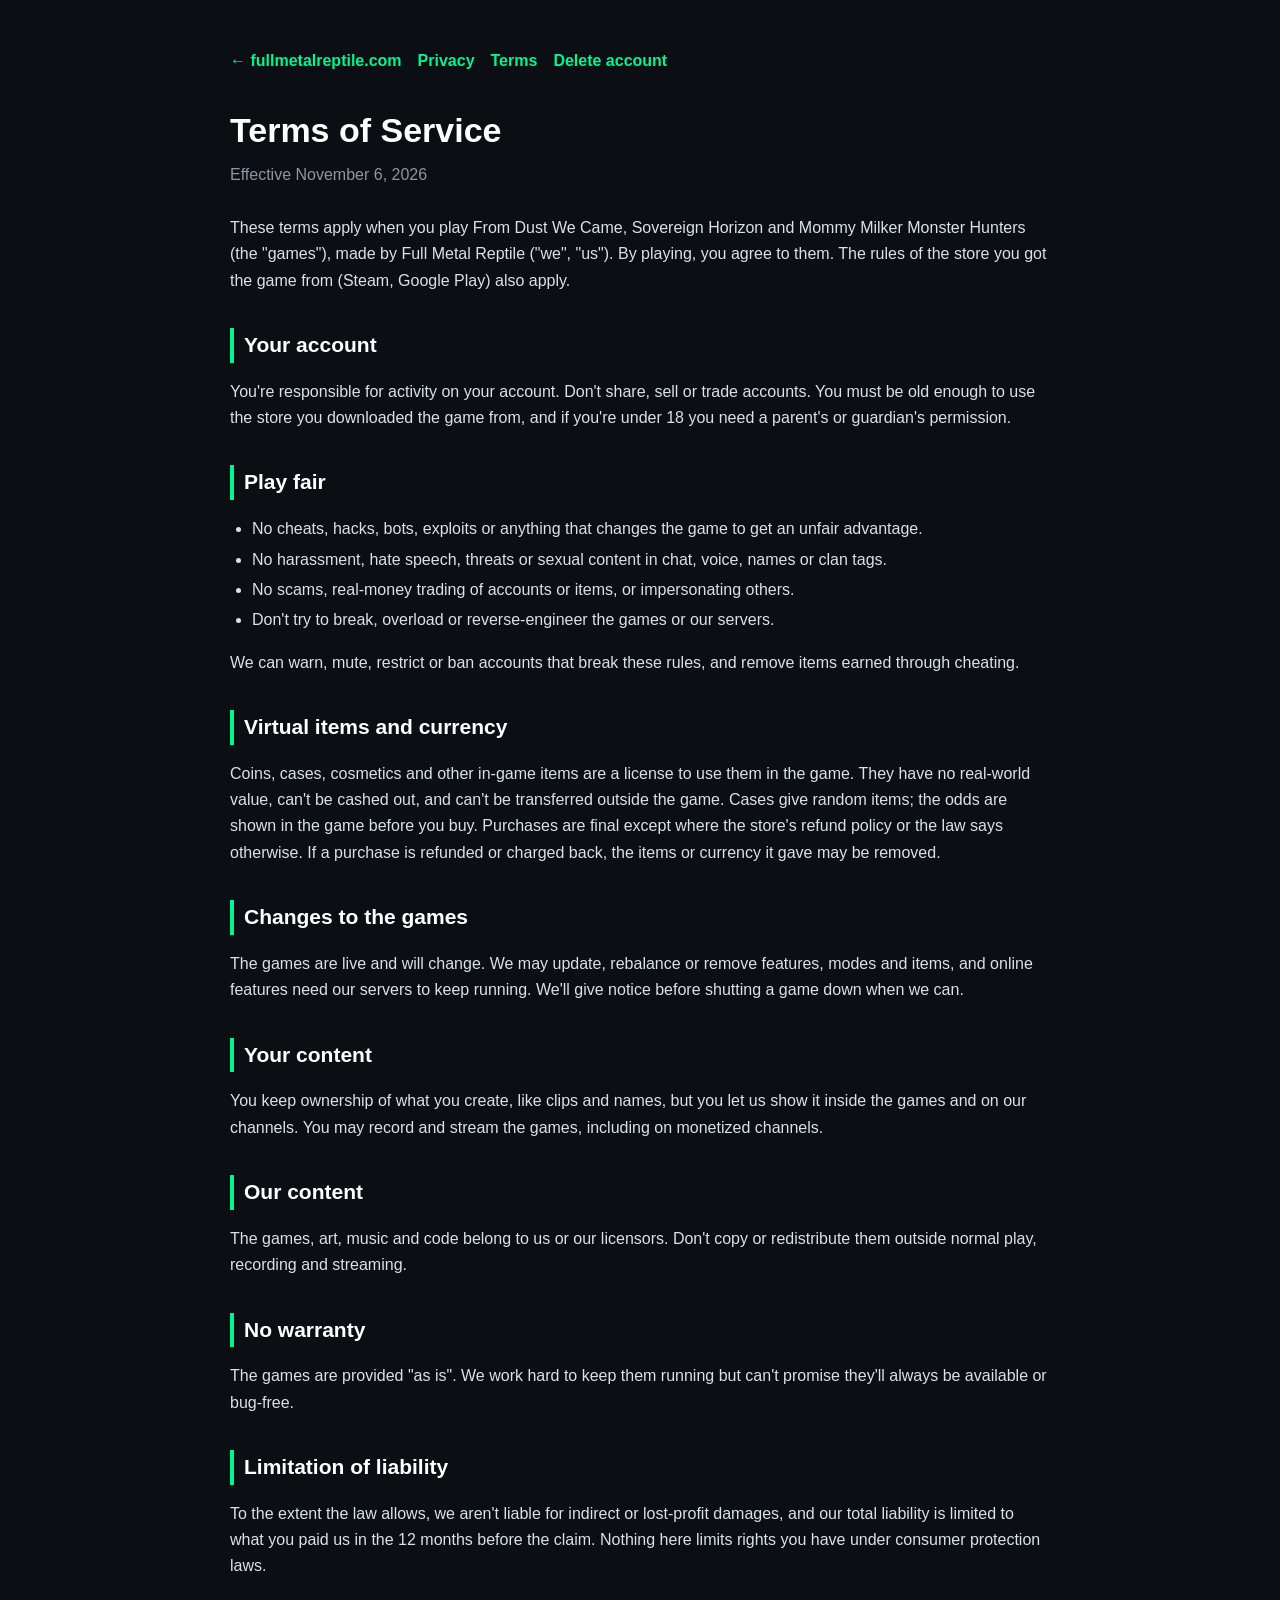
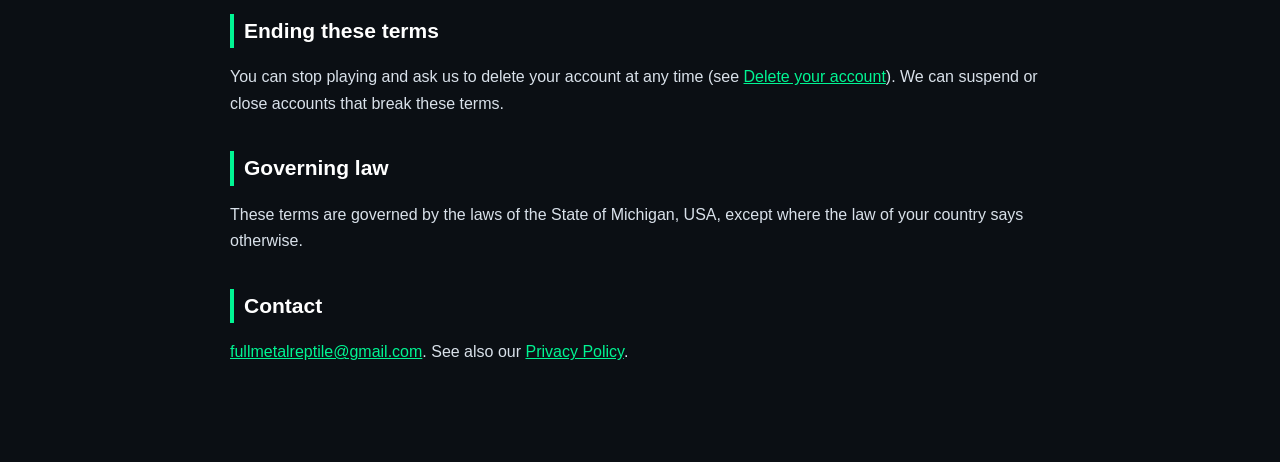
<file: terms/index.html>
<!DOCTYPE html>
<html lang="en"><head><meta charset="utf-8"><meta name="viewport" content="width=device-width,initial-scale=1">
<title>Terms of Service | Full Metal Reptile</title><link rel="icon" href="/favicon.ico"><style>body{margin:0;background:#0b0f14;color:#d9e1ea;font:16px/1.65 Inter,Segoe UI,Arial,sans-serif}
main{max-width:820px;margin:0 auto;padding:48px 22px 80px}
h1{font-size:34px;margin:0 0 4px;color:#fff}h2{font-size:21px;margin:34px 0 8px;color:#fff;border-left:4px solid #00f593;padding-left:10px}
a{color:#00f593}.date{color:#8a97a6;margin-bottom:26px}ul{padding-left:22px}li{margin:4px 0}
.top{display:flex;gap:16px;align-items:center;margin-bottom:28px}.top a{text-decoration:none;font-weight:700}</style></head>
<body><main><div class="top"><a href="/">&larr; fullmetalreptile.com</a><a href="/privacy/">Privacy</a><a href="/terms/">Terms</a><a href="/delete-account/">Delete account</a></div>
<h1>Terms of Service</h1><div class="date">Effective November 6, 2026</div>
<p>These terms apply when you play From Dust We Came, Sovereign Horizon and Mommy Milker Monster Hunters (the "games"), made by Full Metal Reptile ("we", "us"). By playing, you agree to them. The rules of the store you got the game from (Steam, Google Play) also apply.</p>
<h2>Your account</h2>
<p>You're responsible for activity on your account. Don't share, sell or trade accounts. You must be old enough to use the store you downloaded the game from, and if you're under 18 you need a parent's or guardian's permission.</p>
<h2>Play fair</h2>
<ul><li>No cheats, hacks, bots, exploits or anything that changes the game to get an unfair advantage.</li><li>No harassment, hate speech, threats or sexual content in chat, voice, names or clan tags.</li><li>No scams, real-money trading of accounts or items, or impersonating others.</li><li>Don't try to break, overload or reverse-engineer the games or our servers.</li></ul>
<p>We can warn, mute, restrict or ban accounts that break these rules, and remove items earned through cheating.</p>
<h2>Virtual items and currency</h2>
<p>Coins, cases, cosmetics and other in-game items are a license to use them in the game. They have no real-world value, can't be cashed out, and can't be transferred outside the game. Cases give random items; the odds are shown in the game before you buy. Purchases are final except where the store's refund policy or the law says otherwise. If a purchase is refunded or charged back, the items or currency it gave may be removed.</p>
<h2>Changes to the games</h2>
<p>The games are live and will change. We may update, rebalance or remove features, modes and items, and online features need our servers to keep running. We'll give notice before shutting a game down when we can.</p>
<h2>Your content</h2>
<p>You keep ownership of what you create, like clips and names, but you let us show it inside the games and on our channels. You may record and stream the games, including on monetized channels.</p>
<h2>Our content</h2>
<p>The games, art, music and code belong to us or our licensors. Don't copy or redistribute them outside normal play, recording and streaming.</p>
<h2>No warranty</h2>
<p>The games are provided "as is". We work hard to keep them running but can't promise they'll always be available or bug-free.</p>
<h2>Limitation of liability</h2>
<p>To the extent the law allows, we aren't liable for indirect or lost-profit damages, and our total liability is limited to what you paid us in the 12 months before the claim. Nothing here limits rights you have under consumer protection laws.</p>
<h2>Ending these terms</h2>
<p>You can stop playing and ask us to delete your account at any time (see <a href="/delete-account/">Delete your account</a>). We can suspend or close accounts that break these terms.</p>
<h2>Governing law</h2>
<p>These terms are governed by the laws of the State of Michigan, USA, except where the law of your country says otherwise.</p>
<h2>Contact</h2>
<p><a href="mailto:fullmetalreptile@gmail.com">fullmetalreptile@gmail.com</a>. See also our <a href="/privacy/">Privacy Policy</a>.</p>
</main></body></html>
</file>
<file: styles.css>
/* ============================================================
   FULL METAL REPTILE — MECHA / CYBERPUNK HUD THEME
   ============================================================ */

:root {
  --bg: #05070d;
  --panel: rgba(10, 14, 22, 0.85);
  --cyan: #00d4ff;
  --cyan-soft: #36e9ed;
  --cyan-dim: #4d88bb;
  --magenta: #ff00cc;
  --red: #ff0040;
  --header-h: 180px;
  --frame-w: min(75vw, 900px);
}

* { margin: 0; padding: 0; box-sizing: border-box; }

html, body {
  font-family: 'Chakra Petch', 'Segoe UI', system-ui, -apple-system, sans-serif;
  background: var(--bg);
  color: var(--cyan-soft);
  overflow: hidden;
  height: 100%;
}

h1, h2, h3, .viewer-label, .viewer-status, .viewer-counter,
.hud-title, .live-banner, .auto-toggle, .viewer-loader span {
  font-family: 'Orbitron', 'Chakra Petch', 'Segoe UI', system-ui, -apple-system, sans-serif;
  letter-spacing: 2px;
  text-transform: uppercase;
}

::selection { background: rgba(0, 212, 255, 0.35); color: #eaffff; }

[hidden] { display: none !important; }

*:focus-visible {
  outline: 2.5px solid var(--magenta) !important;
  outline-offset: 2.5px !important;
}

/* ------------------------------------------------------------
   BACKGROUND LAYERS — grid, scan sweep, vignette
   ------------------------------------------------------------ */
.fx-grid {
  position: fixed;
  inset: 0;
  z-index: 0;
  pointer-events: none;
  background:
    radial-gradient(1000px 600px at 15% -10%, rgba(0, 212, 255, 0.09), transparent 60%),
    radial-gradient(900px 500px at 90% 110%, rgba(255, 0, 204, 0.06), transparent 60%),
    repeating-linear-gradient(0deg,   rgba(0, 212, 255, 0.045) 0 1px, transparent 1px 56px),
    repeating-linear-gradient(90deg,  rgba(0, 212, 255, 0.045) 0 1px, transparent 1px 56px),
    repeating-linear-gradient(60deg,  rgba(0, 212, 255, 0.025) 0 1px, transparent 1px 44px),
    repeating-linear-gradient(-60deg, rgba(0, 212, 255, 0.025) 0 1px, transparent 1px 44px);
}

.fx-scan {
  position: fixed;
  left: 0; right: 0;
  top: -30%;
  height: 30%;
  z-index: 2;
  pointer-events: none;
  background: linear-gradient(to bottom, transparent, rgba(0, 212, 255, 0.05), transparent);
  animation: scan-sweep 10s linear infinite;
}
@keyframes scan-sweep {
  from { transform: translateY(0); }
  to   { transform: translateY(430%); }
}

.fx-vig {
  position: fixed;
  inset: 0;
  z-index: 1;
  pointer-events: none;
  background: radial-gradient(ellipse at 50% 45%, transparent 55%, rgba(0, 0, 0, 0.82) 100%);
}

/* ------------------------------------------------------------
   HEADER — glass panel + HUD corner brackets + sweep
   ------------------------------------------------------------ */
header {
  position: fixed;
  top: 0; left: 0; right: 0;
  z-index: 1000;
  display: flex;
  align-items: center;
  justify-content: space-between;
  padding: 0 40px;
  height: var(--header-h);
  background: var(--panel);
  backdrop-filter: blur(12px);
  border-bottom: 1px solid rgba(0, 212, 255, 0.15);
  transition: background 0.3s;
}

header::after {
  content: '';
  position: absolute;
  bottom: -1px; left: 0; right: 0;
  height: 4px;
  background: linear-gradient(90deg,
    transparent 0%,
    transparent 30%,
    var(--cyan) 50%,
    transparent 70%,
    transparent 100%
  );
  background-size: 200% 100%;
  animation: sweep 4s linear infinite;
  z-index: 1001;
  filter: drop-shadow(0 0 6px var(--cyan));
}
@keyframes sweep {
  0%   { background-position: 200% 0; }
  100% { background-position: -200% 0; }
}

.hud-bracket {
  position: absolute;
  width: 26px;
  height: 26px;
  border: 2px solid var(--cyan);
  opacity: 0.55;
  pointer-events: none;
  filter: drop-shadow(0 0 4px rgba(0, 212, 255, 0.6));
}
.hud-bracket-tl { top: 8px;    left: 8px;  border-right: none;  border-bottom: none; }
.hud-bracket-tr { top: 8px;    right: 8px; border-left: none;   border-bottom: none; }
.hud-bracket-bl { bottom: 8px; left: 8px;  border-right: none;  border-top: none; }
.hud-bracket-br { bottom: 8px; right: 8px; border-left: none;   border-top: none; }

.nav-left, .nav-right {
  display: flex;
  align-items: center;
  gap: 24px;
  list-style: none;
  flex: 1;
}
.nav-right { justify-content: flex-end; }

.nav-left a, .nav-right a {
  color: var(--cyan-dim);
  text-decoration: none;
  font-size: 14px;
  font-weight: 500;
  text-transform: uppercase;
  letter-spacing: 1px;
  transition: color 0.2s, text-shadow 0.2s;
}

/* animated underline */
.hud-nav-link { position: relative; }
.hud-nav-link::after {
  content: '';
  position: absolute;
  left: 0; bottom: -6px;
  width: 100%;
  height: 2px;
  background: linear-gradient(90deg, var(--cyan), var(--magenta));
  transform: scaleX(0);
  transform-origin: left;
  transition: transform 0.25s ease;
}
.nav-left a:hover, .nav-right a:hover,
.nav-left a:focus-visible, .nav-right a:focus-visible {
  color: var(--cyan);
  text-shadow: 0 0 12px rgba(0, 212, 255, 0.5);
  outline: none;
}
.hud-nav-link:hover::after,
.hud-nav-link:focus-visible::after { transform: scaleX(1); }

.live-badge {
  display: inline-block;
  font-size: 9px;
  font-weight: 700;
  letter-spacing: 0.5px;
  vertical-align: middle;
  margin-left: 4px;
  color: var(--red);
  text-shadow: 0 0 8px rgba(255, 0, 64, 0.6);
  opacity: 0;
  transition: opacity 0.3s;
}
.live-badge.live { opacity: 1; }
.live-badge::before {
  content: '';
  display: inline-block;
  width: 6px; height: 6px;
  border-radius: 50%;
  background: var(--red);
  margin-right: 3px;
  vertical-align: middle;
  animation: pulse-dot 1.5s ease-in-out infinite;
}
@keyframes pulse-dot {
  0%, 100% { opacity: 1; }
  50%      { opacity: 0.3; }
}

.logo {
  height: 100%;
  width: auto;
  display: block;
  position: relative;
  left: -30px;
  object-fit: contain;
  padding: 4px 0;
  filter: drop-shadow(0 0 18px rgba(0, 212, 255, 0.25));
}
.logo:hover,
.logo.glitching {
  animation: logo-glitch 0.5s steps(2, end) infinite;
}
@keyframes logo-glitch {
  0%   { filter: drop-shadow(2px 0 rgba(255, 0, 64, 0.7)) drop-shadow(-2px 0 rgba(0, 212, 255, 0.7)); transform: translate(0); }
  25%  { filter: drop-shadow(-3px 0 rgba(255, 0, 64, 0.7)) drop-shadow(3px 0 rgba(0, 212, 255, 0.7)); transform: translate(1px, -1px); }
  50%  { filter: drop-shadow(3px 0 rgba(255, 0, 64, 0.7)) drop-shadow(-3px 0 rgba(0, 212, 255, 0.7)); transform: translate(-1px, 1px); }
  75%  { filter: drop-shadow(-2px 1px rgba(255, 0, 64, 0.7)) drop-shadow(2px -1px rgba(0, 212, 255, 0.7)); transform: translate(1px, 0); }
  100% { filter: drop-shadow(2px 0 rgba(255, 0, 64, 0.7)) drop-shadow(-2px 0 rgba(0, 212, 255, 0.7)); transform: translate(0); }
}

.nav-right svg { font-size: 18px; margin-right: 4px; }

/* ------------------------------------------------------------
   VIEWER — HUD cockpit
   ------------------------------------------------------------ */
.viewer {
  position: fixed;
  top: var(--header-h); left: 0; right: 0; bottom: 0;
  display: flex;
  align-items: center;
  justify-content: center;
  z-index: 3;
}

.viewer-stage {
  position: relative;
  display: flex;
  flex-direction: column;
  align-items: center;
  gap: 14px;
}

.viewer-frame {
  position: relative;
  padding: 14px;
}

/* targeting corner brackets */
.vh {
  position: absolute;
  width: 30px;
  height: 30px;
  border: 2px solid var(--cyan);
  opacity: 0.8;
  pointer-events: none;
  filter: drop-shadow(0 0 5px rgba(0, 212, 255, 0.7));
  transition: opacity 0.3s, border-color 0.3s;
}
.vh-tl { top: 0; left: 0;   border-right: none; border-bottom: none; }
.vh-tr { top: 0; right: 0;  border-left: none;  border-bottom: none; }
.vh-bl { bottom: 0; left: 0;  border-right: none; border-top: none; }
.vh-br { bottom: 0; right: 0; border-left: none;  border-top: none; }
.viewer-frame.is-live .vh {
  border-color: var(--red);
  filter: drop-shadow(0 0 6px rgba(255, 0, 64, 0.8));
}

.viewer-content {
  width: var(--frame-w);
  height: min(calc(75vw * 9 / 16), calc((100vh - var(--header-h)) * 0.75));
  position: relative;
  display: flex;
  align-items: center;
  justify-content: center;
  border: 1px solid rgba(0, 212, 255, 0.25);
  background: rgba(5, 7, 13, 0.6);
  overflow: hidden;
  box-shadow:
    0 0 60px rgba(0, 0, 0, 0.7),
    0 0 24px rgba(0, 212, 255, 0.1),
    inset 0 0 40px rgba(0, 212, 255, 0.03);
}
.viewer-frame.is-live .viewer-content {
  border-color: rgba(255, 0, 64, 0.4);
  box-shadow:
    0 0 60px rgba(0, 0, 0, 0.7),
    0 0 30px rgba(255, 0, 64, 0.15),
    inset 0 0 40px rgba(255, 0, 64, 0.03);
}

.viewer-content iframe {
  position: absolute;
  top: 0; left: 0;
  width: 100%;
  height: 100%;
  border: none;
}

/* slide transition */
@keyframes slide-in {
  from { opacity: 0; transform: scale(0.985) translateY(6px); }
  to   { opacity: 1; transform: none; }
}
.viewer-content.slide-in { animation: slide-in 0.45s cubic-bezier(0.2, 0.7, 0.3, 1); }

.viewer-placeholder {
  display: flex;
  align-items: center;
  justify-content: center;
}
.viewer-card {
  display: flex;
  flex-direction: column;
  align-items: center;
  justify-content: center;
  gap: 22px;
}
.viewer-logo {
  max-width: min(60vw, 400px);
  height: auto;
  filter: drop-shadow(0 0 40px rgba(0, 212, 255, 0.3));
  opacity: 0.4;
}
.card-cta {
  color: var(--cyan);
  font-family: 'Orbitron', 'Chakra Petch', sans-serif;
  font-size: 15px;
  text-transform: uppercase;
  letter-spacing: 3px;
  border: 1px solid rgba(0, 212, 255, 0.4);
  padding: 14px 32px;
  clip-path: polygon(12px 0, 100% 0, calc(100% - 12px) 100%, 0 100%);
  text-decoration: none;
  transition: background 0.2s, box-shadow 0.2s, color 0.2s;
  background: rgba(0, 212, 255, 0.05);
}
.card-cta:hover,
.card-cta:focus-visible {
  background: rgba(0, 212, 255, 0.15);
  box-shadow: 0 0 24px rgba(0, 212, 255, 0.35);
  color: #eaffff;
  outline: none;
}
.viewer-card.kick .card-cta {
  color: #53fc18;
  border-color: rgba(83, 252, 24, 0.45);
  background: rgba(83, 252, 24, 0.05);
}
.viewer-card.kick .card-cta:hover,
.viewer-card.kick .card-cta:focus-visible {
  background: rgba(83, 252, 24, 0.12);
  box-shadow: 0 0 24px rgba(83, 252, 24, 0.3);
}

/* loader */
.viewer-loader {
  position: absolute;
  inset: 0;
  z-index: 5;
  display: flex;
  flex-direction: column;
  gap: 16px;
  align-items: center;
  justify-content: center;
  background: rgba(5, 7, 13, 0.72);
  backdrop-filter: blur(2px);
}
.spinner {
  width: 44px;
  height: 44px;
  border: 2px solid rgba(0, 212, 255, 0.18);
  border-top-color: var(--cyan);
  border-radius: 50%;
  animation: spin 0.9s linear infinite;
}
@keyframes spin { to { transform: rotate(360deg); } }
.viewer-loader span {
  font-size: 10px;
  letter-spacing: 4px;
  color: var(--cyan);
  text-shadow: 0 0 10px rgba(0, 212, 255, 0.6);
  animation: loader-blink 1.4s ease-in-out infinite;
}
@keyframes loader-blink {
  0%, 100% { opacity: 1; }
  50%      { opacity: 0.45; }
}

/* LIVE banner */
.live-banner {
  position: absolute;
  top: 26px;
  left: 50%;
  transform: translateX(-50%);
  z-index: 6;
  display: flex;
  align-items: center;
  gap: 9px;
  padding: 7px 22px;
  background: rgba(255, 0, 64, 0.12);
  border: 1px solid rgba(255, 0, 64, 0.55);
  color: #ff2a55;
  font-size: 12px;
  letter-spacing: 5px;
  clip-path: polygon(10px 0, 100% 0, calc(100% - 10px) 100%, 0 100%);
  box-shadow: 0 0 18px rgba(255, 0, 64, 0.35);
  animation: live-flicker 2.4s infinite;
  pointer-events: none;
}
.live-dot {
  width: 8px; height: 8px;
  border-radius: 50%;
  background: var(--red);
  box-shadow: 0 0 10px var(--red);
  animation: pulse-dot 1.2s ease-in-out infinite;
}
@keyframes live-flicker {
  0%, 91%, 100% { opacity: 1; }
  92% { opacity: 0.4; }
  94% { opacity: 0.9; }
  96% { opacity: 0.5; }
  98% { opacity: 1; }
}

/* HUD row under frame: counter | label | auto toggle */
.viewer-hud-row {
  width: var(--frame-w);
  display: flex;
  align-items: center;
  justify-content: space-between;
  gap: 12px;
}
.viewer-counter {
  font-size: 11px;
  color: var(--cyan-dim);
  letter-spacing: 3px;
  min-width: 72px;
}
.viewer-label {
  flex: 1;
  text-align: center;
  color: var(--cyan-dim);
  font-size: 13px;
  letter-spacing: 3px;
  background: rgba(10, 10, 10, 0.7);
  padding: 8px 20px;
  border: 1px solid rgba(0, 212, 255, 0.15);
  clip-path: polygon(10px 0, 100% 0, calc(100% - 10px) 100%, 0 100%);
  min-height: 34px;
  display: flex;
  align-items: center;
  justify-content: center;
}
.auto-toggle {
  font-size: 10px;
  letter-spacing: 3px;
  color: var(--cyan-dim);
  background: rgba(0, 212, 255, 0.05);
  border: 1px solid rgba(0, 212, 255, 0.25);
  padding: 8px 16px;
  cursor: pointer;
  clip-path: polygon(8px 0, 100% 0, calc(100% - 8px) 100%, 0 100%);
  transition: color 0.2s, background 0.2s, box-shadow 0.2s;
  min-width: 72px;
}
.auto-toggle:hover,
.auto-toggle:focus-visible {
  color: var(--cyan);
  background: rgba(0, 212, 255, 0.12);
  outline: none;
}
.auto-toggle.on {
  color: var(--magenta);
  border-color: rgba(255, 0, 204, 0.55);
  background: rgba(255, 0, 204, 0.08);
  box-shadow: 0 0 14px rgba(255, 0, 204, 0.25);
  text-shadow: 0 0 8px rgba(255, 0, 204, 0.6);
}

/* dots */
.viewer-dots {
  display: flex;
  align-items: center;
  justify-content: center;
  gap: 14px;
}
.dot {
  width: 10px;
  height: 10px;
  padding: 0;
  background: rgba(0, 212, 255, 0.15);
  border: 1px solid rgba(0, 212, 255, 0.4);
  transform: rotate(45deg);
  cursor: pointer;
  transition: background 0.2s, box-shadow 0.2s, border-color 0.2s;
}
.dot:hover,
.dot:focus-visible {
  background: rgba(0, 212, 255, 0.4);
  outline: none;
}
.dot.active {
  background: var(--cyan);
  border-color: var(--cyan);
  box-shadow: 0 0 12px rgba(0, 212, 255, 0.8);
}

/* bottom-right status readout */
.viewer-status {
  position: absolute;
  bottom: 16px;
  right: 26px;
  font-size: 9px;
  letter-spacing: 3px;
  color: rgba(77, 136, 187, 0.75);
  pointer-events: none;
}
.viewer-status::after {
  content: '▊';
  margin-left: 6px;
  color: var(--cyan);
  animation: pulse-dot 1.3s steps(1) infinite;
}

/* ------------------------------------------------------------
   ARROWS
   ------------------------------------------------------------ */
.arrow {
  position: absolute;
  top: 50%;
  transform: translateY(-50%);
  z-index: 10;
  background: rgba(0, 212, 255, 0.08);
  border: 1px solid rgba(0, 212, 255, 0.35);
  color: var(--cyan);
  width: 54px;
  height: 54px;
  border-radius: 50%;
  cursor: pointer;
  display: flex;
  align-items: center;
  justify-content: center;
  transition: background 0.2s, box-shadow 0.2s;
}
.arrow:hover,
.arrow:focus-visible {
  background: rgba(0, 212, 255, 0.2);
  box-shadow: 0 0 20px rgba(0, 212, 255, 0.3);
  outline: 2px solid var(--magenta);
  outline-offset: 3px;
}
.arrow-left  { left: 20px; }
.arrow-right { right: 20px; }

/* swipe nudge feedback */
@keyframes nudge-left  { 50% { transform: translateX(-14px); } }
@keyframes nudge-right { 50% { transform: translateX(14px); } }
.viewer-stage.nudge-left  { animation: nudge-left 0.25s ease; }
.viewer-stage.nudge-right { animation: nudge-right 0.25s ease; }

/* ------------------------------------------------------------
   RESPONSIVE
   ------------------------------------------------------------ */
/* six social links: drop the text labels before they crowd the logo */
@media (max-width: 1400px) {
  .nav-right { gap: 18px; }
  .nav-right a > span:not(.live-badge) { display: none; }
}

@media (max-width: 768px) {
  .nav-right a span { display: none; }
  .arrow { width: 40px; height: 40px; }
  .arrow-left  { left: 10px; }
  .arrow-right { right: 10px; }
  .viewer-status { display: none; }
}

html.mobile header {
  flex-direction: column;
  height: auto;
  padding: 10px 12px;
  gap: 4px;
}
html.mobile .nav-left, html.mobile .nav-right {
  flex: none;
  width: 100%;
  justify-content: center;
  gap: 16px;
}
html.mobile .nav-left a, html.mobile .nav-right a { font-size: 12px; letter-spacing: 0.5px; }
html.mobile .logo { height: 80px; left: auto; padding: 0; }
html.mobile .nav-right a span { display: none; }
html.mobile .nav-right svg { font-size: 16px; margin: 0; }
html.mobile header::after { height: 3px; }
html.mobile .viewer { top: 140px; }
html.mobile .viewer-frame { padding: 8px; }
html.mobile .vh { width: 20px; height: 20px; }
html.mobile .viewer-hud-row { width: min(92vw, 900px); }
html.mobile .viewer-counter, html.mobile .auto-toggle { min-width: 54px; padding: 6px 8px; font-size: 9px; }
html.mobile .viewer-label { font-size: 11px; padding: 6px 10px; }
html.mobile .viewer-status { display: none; }
html.mobile .live-banner { top: 18px; font-size: 10px; letter-spacing: 3px; padding: 5px 14px; }

/* ------------------------------------------------------------
   REDUCED MOTION
   ------------------------------------------------------------ */
@media (prefers-reduced-motion: reduce) {
  *, *::before, *::after {
    animation-duration: 0.001ms !important;
    animation-iteration-count: 1 !important;
    transition-duration: 0.001ms !important;
    scroll-behavior: auto !important;
  }
  .fx-scan { display: none; }
  .live-badge::before, .live-badge,
  header::after, .logo, .logo:hover, .logo.glitching,
  .live-banner, .live-dot, .spinner,
  .viewer-content.slide-in,
  .viewer-stage.nudge-left, .viewer-stage.nudge-right {
    animation: none !important;
    transition: none !important;
  }
}
</file>
